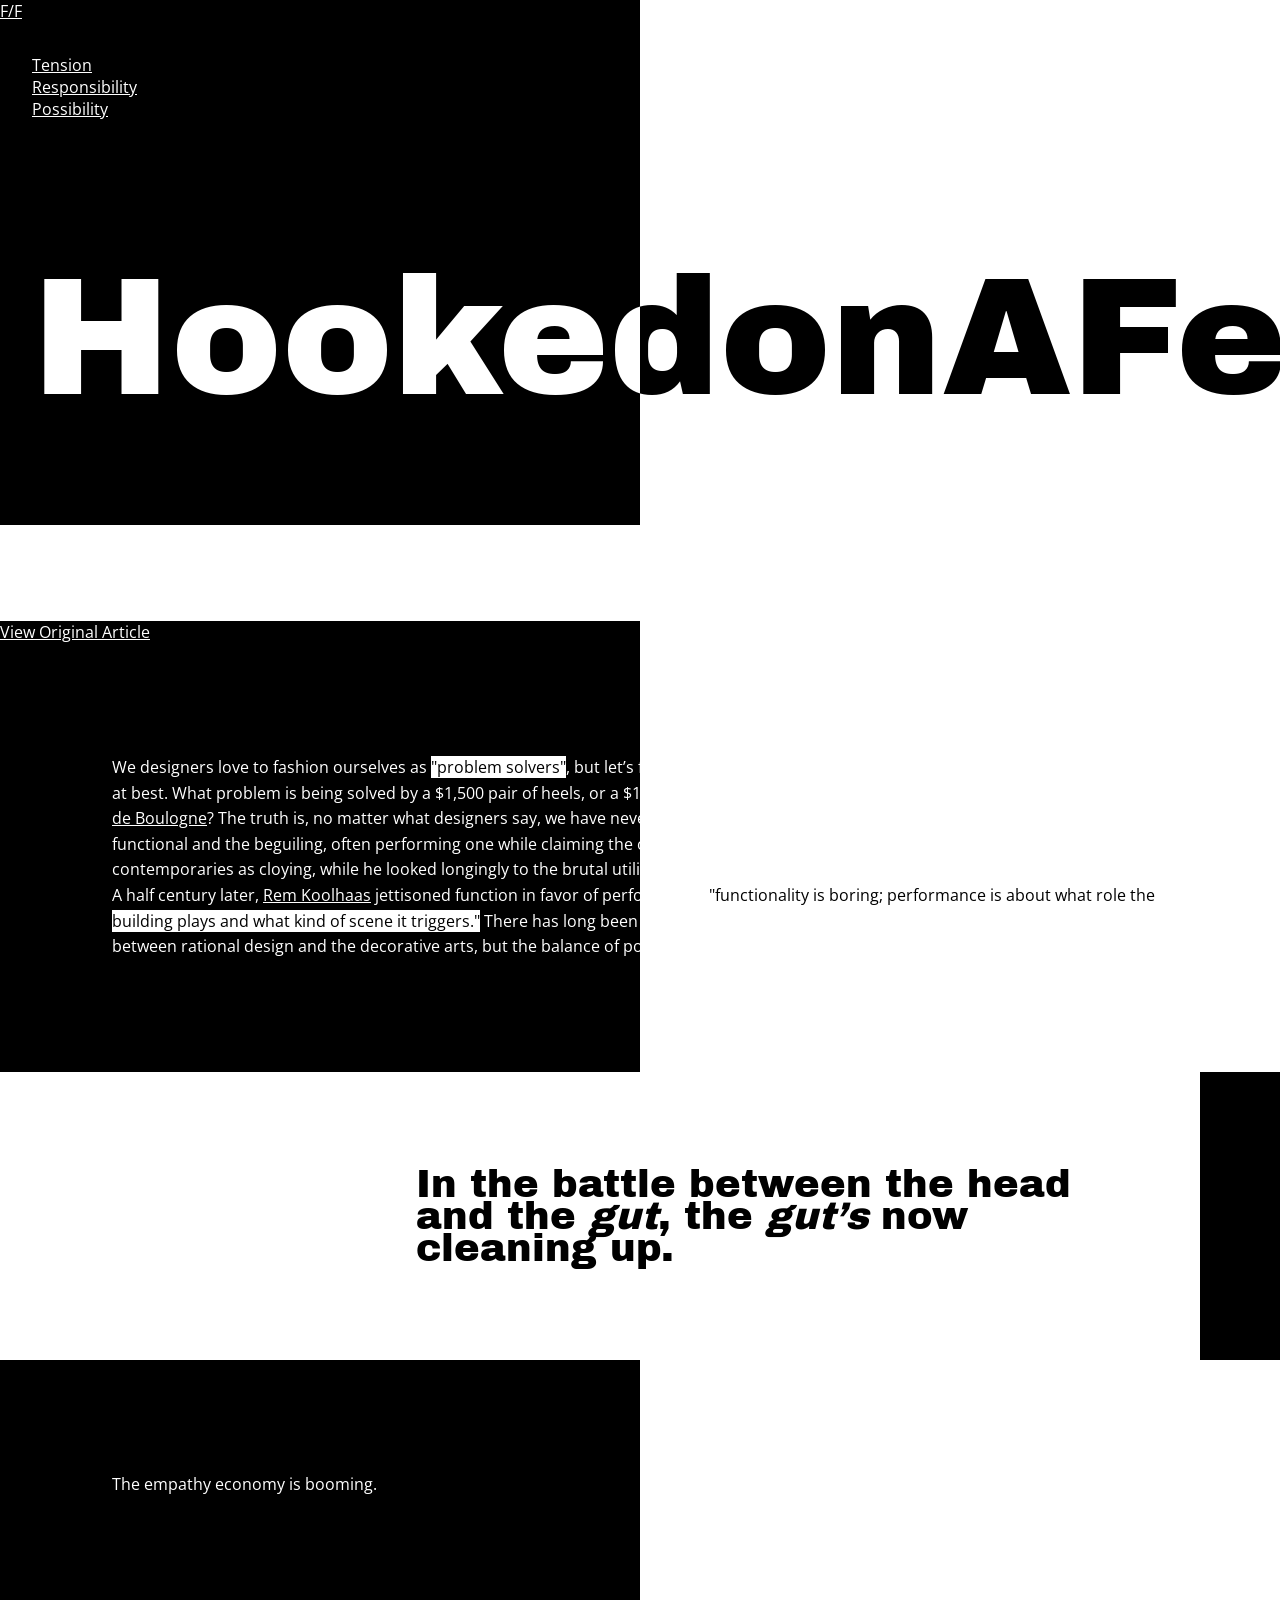
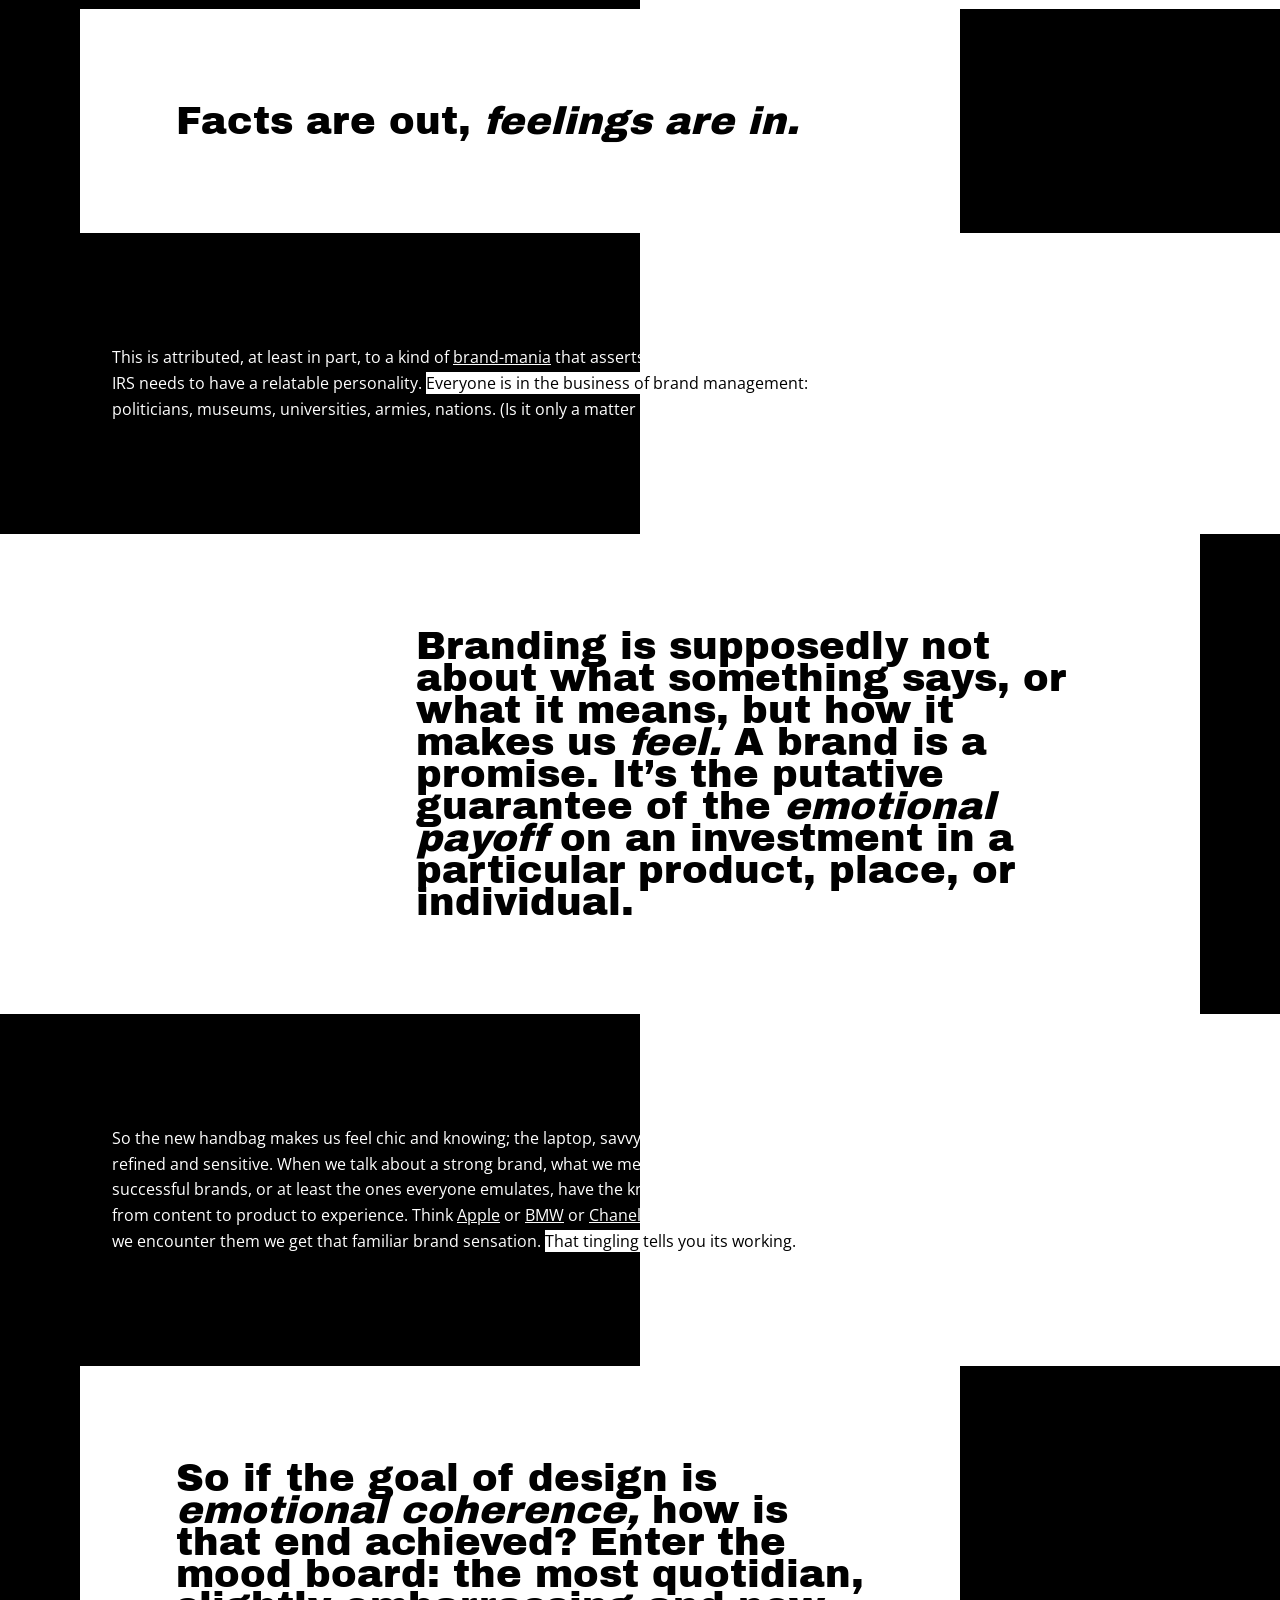
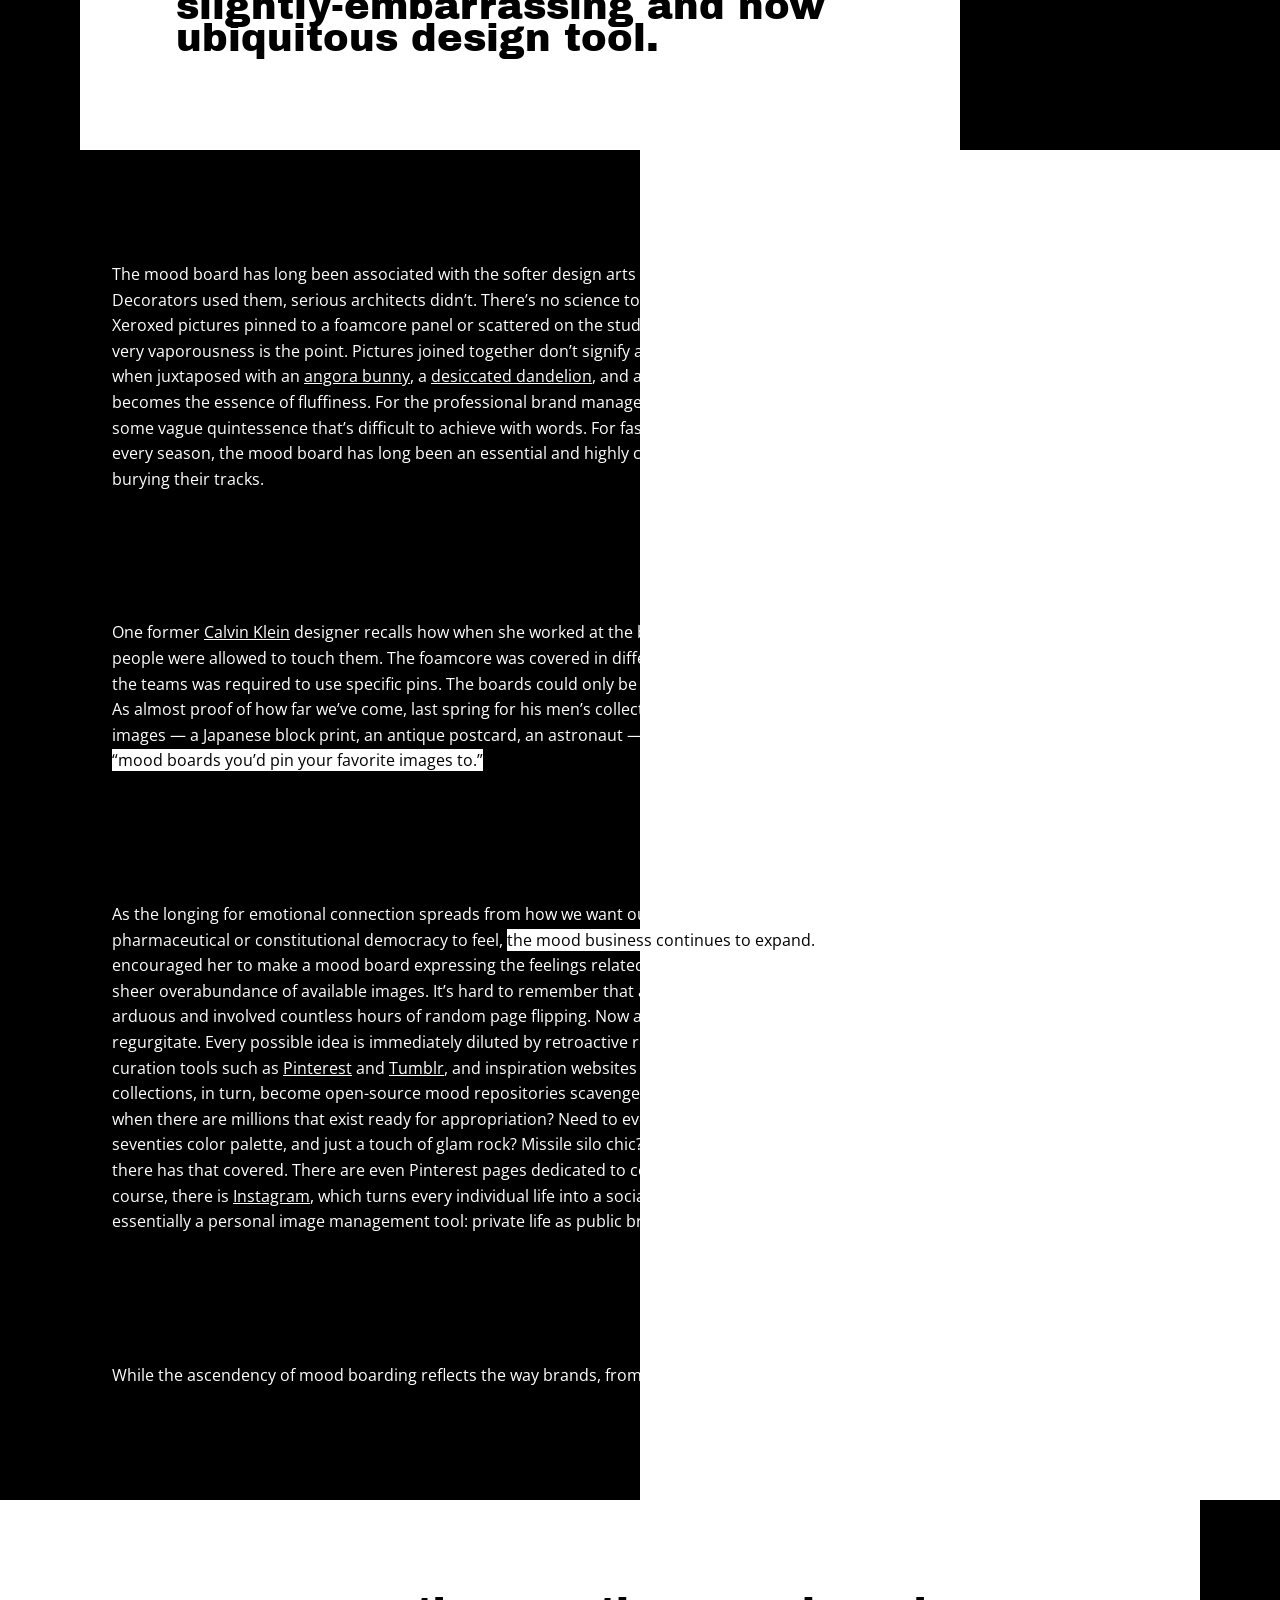
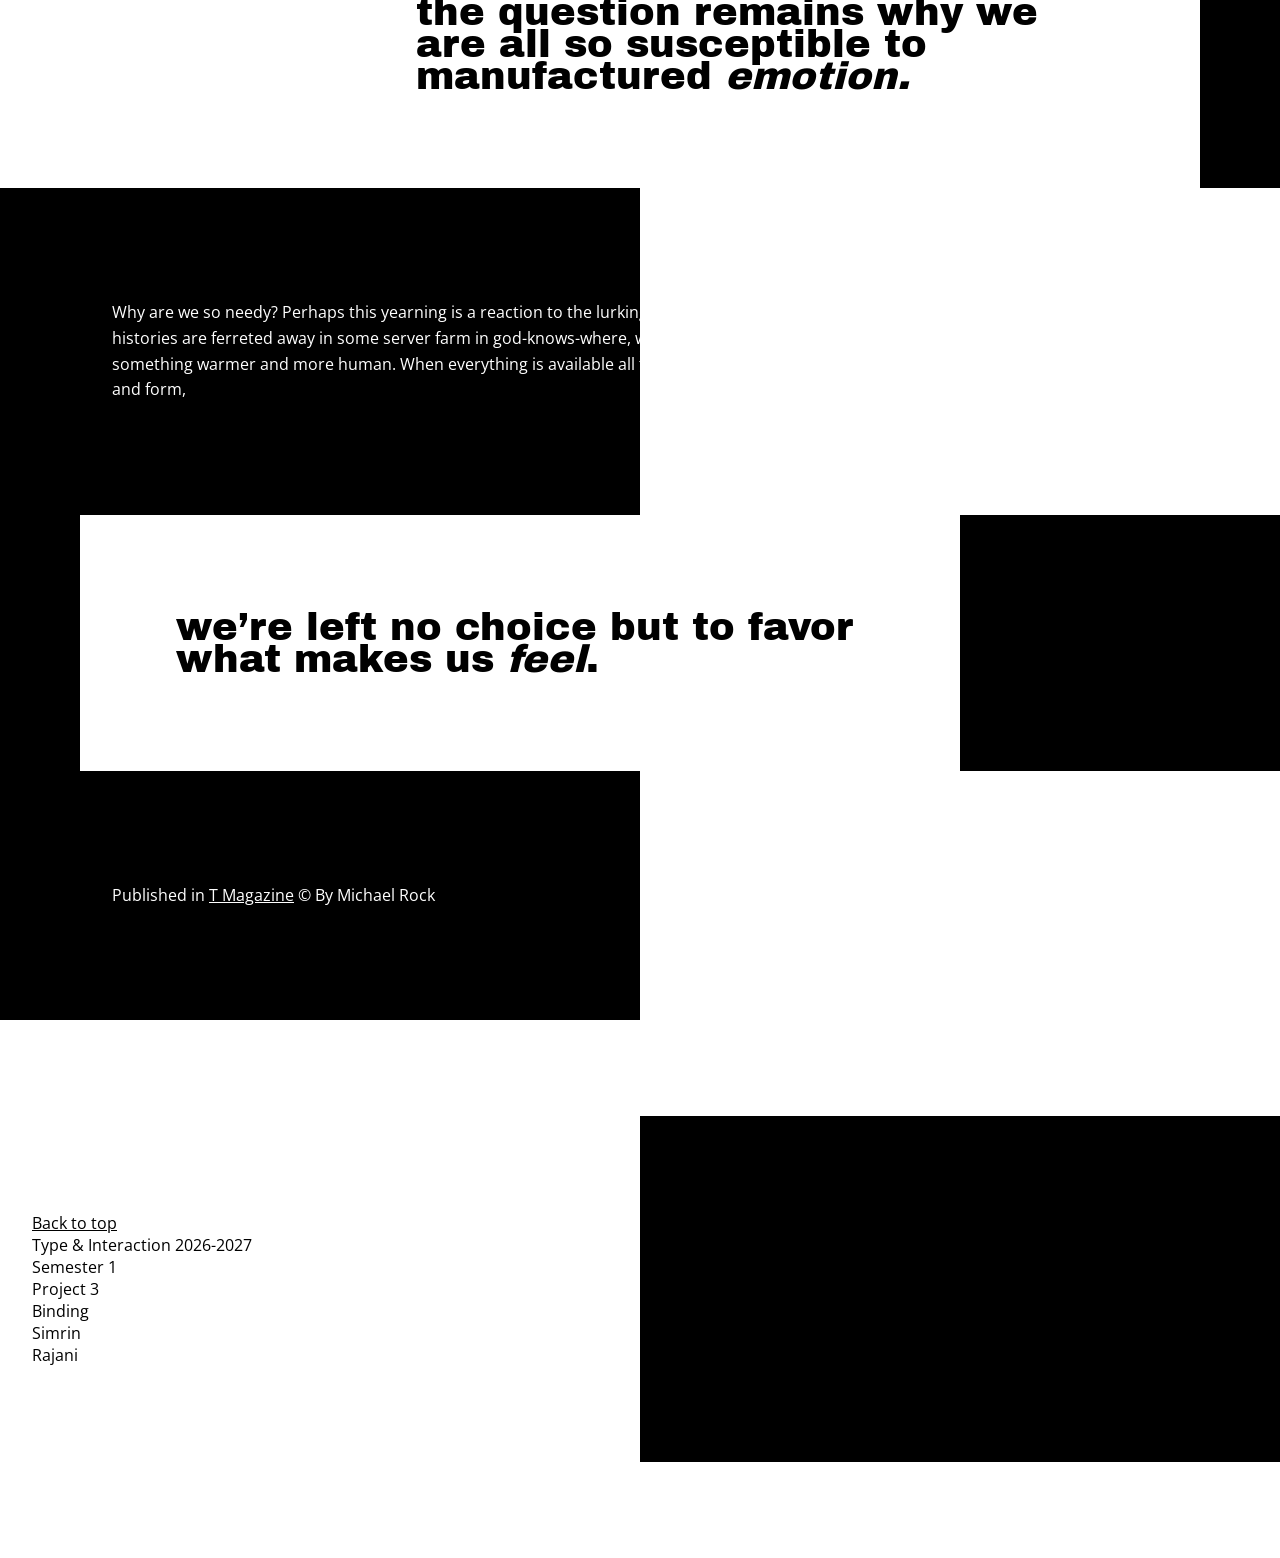
<file: article-1/index.html>
<!doctype html>
<html>
	<head>
		<title>HOOKED ON A FEELING</title>
		<meta name="viewport" content="width=device-width, initial-scale=1">
		<link href="https://fonts.googleapis.com/css2?family=Archivo+Black&family=Open+Sans:ital,wght@0,400..700;1,400..700&display=swap" rel="stylesheet">

		<style>
			@import '../styles/reset.css' layer(reset);
			@import '../styles/common.css' layer(common);
			@import 'style.css' layer(page);
		</style>
	</head>

	<body>
		<header>
			<header>
			<a href="../">F/F</a>

			<nav>
				<ul>
					<li><a href="../article-1/">Tension</a></li>
					<li><a href="../article-2/">Responsibility</a></li>
					<li><a href="../article-3/">Possibility</a></li>
				</ul>
			</nav>

			<h1><span>Hooked</span><span>on</span><span>A</span><span>Feeling</span></h1>
		</header>

		<main>
			<a href="https://2x4.org/ideas/2015/hooked-on-a-feeling/">View Original Article</a>

			<article>
				<p>We designers love to fashion ourselves as <mark>"problem solvers"</mark>, but let’s face it: the line between solving problems and creating them is blurry at best. What problem is being solved by a $1,500 pair of heels, or a $150,000 car, or a $150,000,000 architectural extravaganza in the <a href="https://en.wikipedia.org/wiki/Bois_de_Boulogne">Bois de Boulogne</a>? The truth is, no matter what designers say, we have never simply answered problems. The act of design vacillates between the functional and the beguiling, often performing one while claiming the other. <a href="https://www.metmuseum.org/research-centers/leonard-a-lauder-research-center/research-resources/modern-art-index-project/le-corbusier">Le Corbusier</a> dismissed the architecture of his beaux-arts contemporaries as cloying, while he looked longingly to the brutal utility of the grain elevators and factories devised by American engineers. A half century later, <a href="https://www.oma.com/partners/rem-koolhaas">Rem Koolhaas</a>  jettisoned function in favor of performance: <mark>"functionality is boring; performance is about what role the building plays and what kind of scene it triggers."</mark> There has long been an ideological divide between the utilitarian and the emotional, between rational design and the decorative arts, but the balance of power is shifting:</p>
				<blockquote>In the battle between the <b>head</b> and the <i>gut</i>, the <i>gut’s</i> now cleaning up.</blockquote>
				<p>The empathy economy is booming.</p><!--this is a p in between two blockquotes because i want the two to stand out but be seperated by some normal body text to break it up-->
				<blockquote>Facts are out,<i> feelings are in.</i></blockquote>
				<p>This is attributed, at least in part, to a kind of <a href="https://psyhologer.com/brand-mania/">brand-mania</a> that asserts that everything from your razor blade to your public library to the IRS needs to have a relatable personality. <mark>Everyone is in the business of brand management:</mark> artists, designers, businesses, celebrities, politicians, museums, universities, armies, nations. (Is it only a matter of time before we’re debating our intergalactic positioning?)</p>
				<blockquote>Branding is supposedly not about <b>what something says, or what it means,</b> but how it makes us <i>feel.</i> A brand is a promise. It’s the putative guarantee of the <i>emotional payoff</i> on an <b>investment in a particular product, place, or individual.</b></blockquote>
				<p>So the new handbag makes us feel chic and knowing; the laptop, savvy and contemporary; the vodka, suave and sophisticated; the museum, refined and sensitive. When we talk about a strong brand, what we mean is that it consistently delivers the emotion it promises. The most successful brands, or at least the ones everyone emulates, have the knack for using design to produce an emotional coherence that spans from content to product to experience. Think <a href="https://www.apple.com/">Apple</a> or <a href="https://www.bmwusa.com/">BMW</a> or <a href="https://www.chanel.com/us/">Chanel</a>. Not everything has to look alike, but it all has to feel alike. Whenever we encounter them we get that familiar brand sensation. <mark>That tingling tells you its working.</mark></p>
				<blockquote>So if the goal of design is <i>emotional coherence,</i> how is that end achieved? Enter the mood board: the most quotidian, slightly-embarrassing and now ubiquitous design tool.</blockquote>
				<p>The mood board has long been associated with the softer design arts — fashion, interiors, styling — that trade in allusion and affect. Decorators used them, serious architects didn’t. There’s no science to it, simply a collection of inspirations and influences: an array of Xeroxed pictures pinned to a foamcore panel or scattered on the studio floor, a cloud of references composed to evoke atmosphere. Their very vaporousness is the point. Pictures joined together don’t signify any one thing, but rather inchoate feelings. An image of a <a href="https://img.magnific.com/free-photo/little-kitten-sleeps-with-his-paws-his-head_181624-54313.jpg?semt=ais_hybrid&w=740&q=80">silky kitty,</a> when juxtaposed with an <a href="https://encrypted-tbn0.gstatic.com/images?q=tbn:ANd9GcS7r0HLiLlqSfbpzjcVVSx9QVfjyhqYHdcQ8z7F_h4Ks_GB66qYDH1wFIgWG0dFs8s5rVf5y2Fyu2xq6aY4Np7YfcdXHCuAS2HXevwvfw&s=10">angora bunny</a>, a <a href="https://www.gathermagazine.org/wp-content/uploads/2023/06/herbert-goetsch-SGKQh9wNgAk-unsplash1500.1000.jpg">desiccated dandelion</a>, and an <a href="https://encrypted-tbn0.gstatic.com/images?q=tbn:ANd9GcToP6oSNl_a2h5WNP-MaKWOClipJU44Bxvkh3Kx8VsSgfTSHmmLglW2eDEG&s=10">eskimo anorak</a>, is freed from the bonds of the corporeal and becomes the essence of fluffiness. For the professional brand manager the mood board attempts to render, in a handful of swiped images, some vague quintessence that’s difficult to achieve with words.
				For fashion designers who are required to pump out a new set of allusions every season, the mood board has long been an essential and highly confidential way to pinpoint explicit references before assiduously burying their tracks.</p>
				<p>One former <a href="https://www.calvinklein.us/en">Calvin Klein</a> designer recalls how when she worked at the brand in the 00’s, the mood boards were sacrosanct. Only certain people were allowed to touch them. The foamcore was covered in different materials — linen for one collection, cotton for another — and the teams was required to use specific pins. The boards could only be carried one at a time, never stacked, lest the surface was disturbed. As almost proof of how far we’ve come, last spring for his men’s collection, <a href="https://rafsimons.com/">Raf Simons</a> came right out and superimposed his reference images — a Japanese block print, an antique postcard, an astronaut — directly onto coats and jackets. He likened pieces in the collection to <mark>“mood boards you’d pin your favorite images to.”</mark></p>
				<p>As the longing for emotional connection spreads from how we want our clothes or living room to feel, to how we want our minivan or pharmaceutical or constitutional democracy to feel, <mark>the mood business continues to expand.</mark> (A friend recently told me her therapist encouraged her to make a mood board expressing the feelings related to her recent divorce.) This expansion is fueled, in large part, by the sheer overabundance of available images. It’s hard to remember that a couple of decades ago, finding pictures of things was actually quite arduous and involved countless hours of random page flipping. Now a few seconds of furious key-stroking produces endless examples to regurgitate. Every possible idea is immediately diluted by retroactive references. That glut of images is constantly resifted through personal curation tools such as <a href="https://www.pinterest.com/">Pinterest</a> and <a href="https://www.tumblr.com/">Tumblr</a>, and inspiration websites such as <a href="https://www.designspiration.com/source/ffffound.com/">ffffound.com</a> or <a href="https://vfiles.com/">vfiles.com</a>. Such hyper-individualistic online collections, in turn, become open-source mood repositories scavenged by branding professionals. Why assemble collections of your own when there are millions that exist ready for appropriation? Need to evoke cozy softness with a vaguely synthetic overtone, an early seventies color palette, and just a touch of glam rock? Missile silo chic? Mid-century Crimean beach culture? I can guarantee someone out there has that covered. There are even Pinterest pages dedicated to collecting other mood boards: collections of collections. And then, of course, there is <a href="https://www.instagram.com/?hl=en">Instagram</a>, which turns every individual life into a social network mood board. The carefully curated Instagram account is essentially a personal image management tool: private life as public brand.</p>
				<p>While the ascendency of mood boarding reflects the way brands, from commercial products to people, are imagined at this moment,</p>
				<blockquote >the question remains why we are all so susceptible to <b>manufactured</b> <i>emotion.</i></blockquote>
				<p>Why are we so needy? Perhaps this yearning is a reaction to the lurking presence of <a href="https://www.oracle.com/big-data/what-is-big-data/">Big Data</a>. As vast files of meta-data and personal search histories are ferreted away in some server farm in god-knows-where, we crave the kind of anodyne, gauzy experiences that at least promise something warmer and more human. When everything is available all the time and we’re inundated with information in every way, shape and form,</p>
				<blockquote>we’re left no choice but to favor what makes us <i>feel</i>.</blockquote>
				<p>Published in <a href="https://www.nytimes.com/2015/10/14/t-magazine/human-emotion-the-one-thing-the-internet-cant-buy.html?_r=1">T Magazine</a> © By Michael Rock</p>
			</article>

		<footer>
			<a href="#top">Back to top</a>
			<p>Type &amp; Interaction 2026-2027<br>Semester 1<br>Project 3<br>Binding</p>
			<p>Simrin<br>Rajani</p>
		</footer>
		</main>
	</body>
</html>
</file>
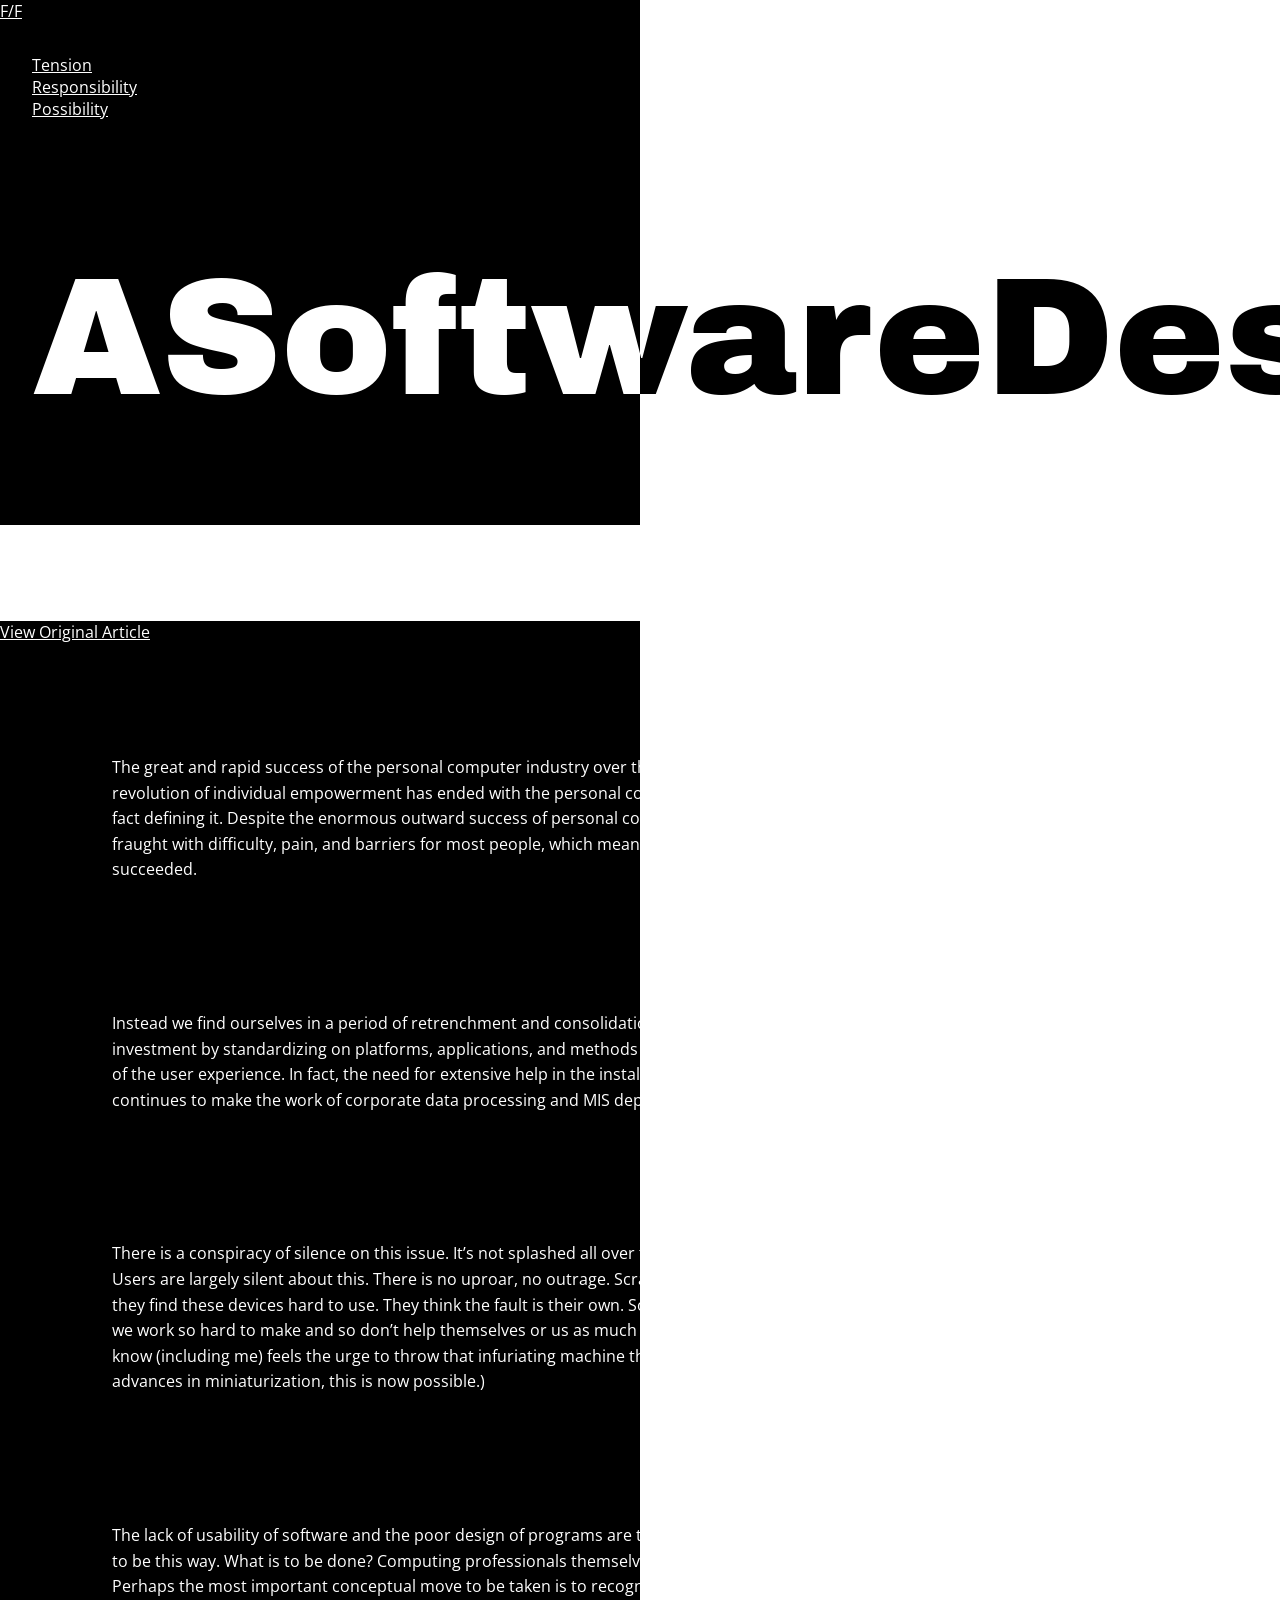
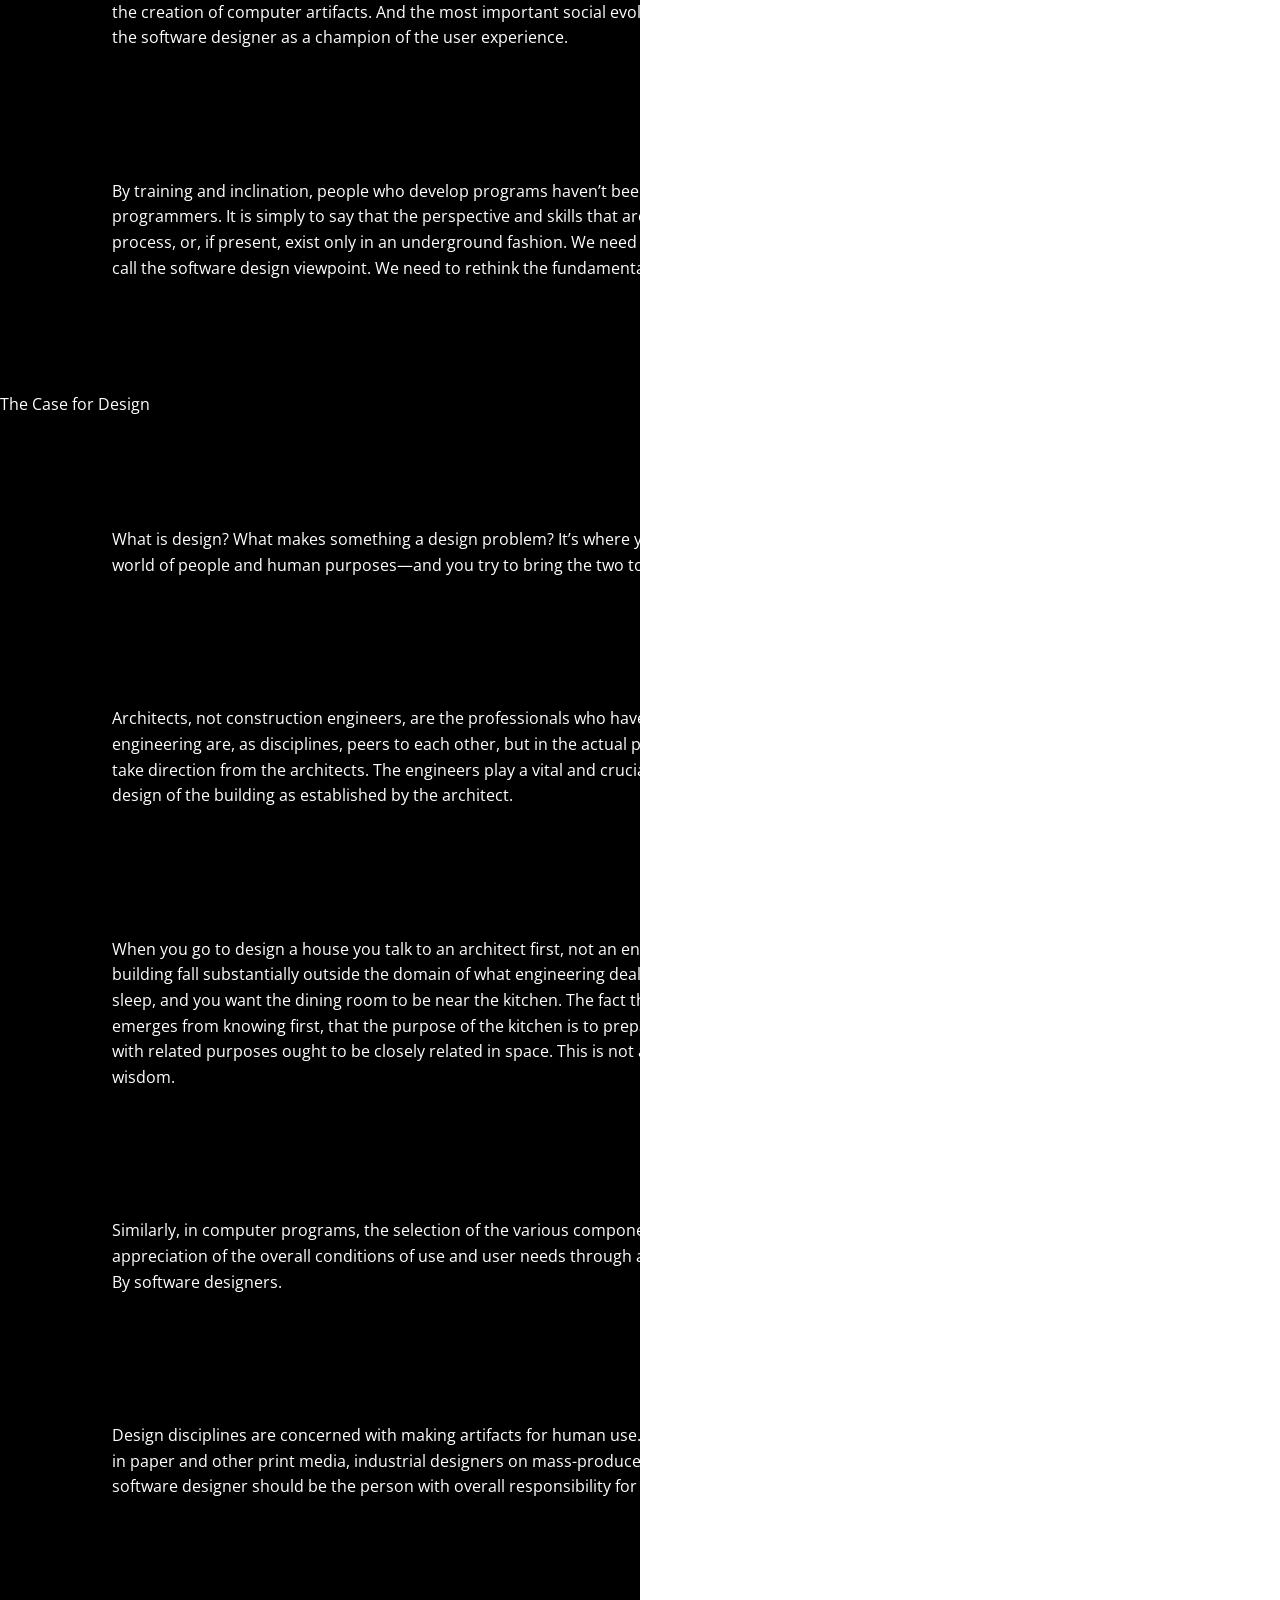
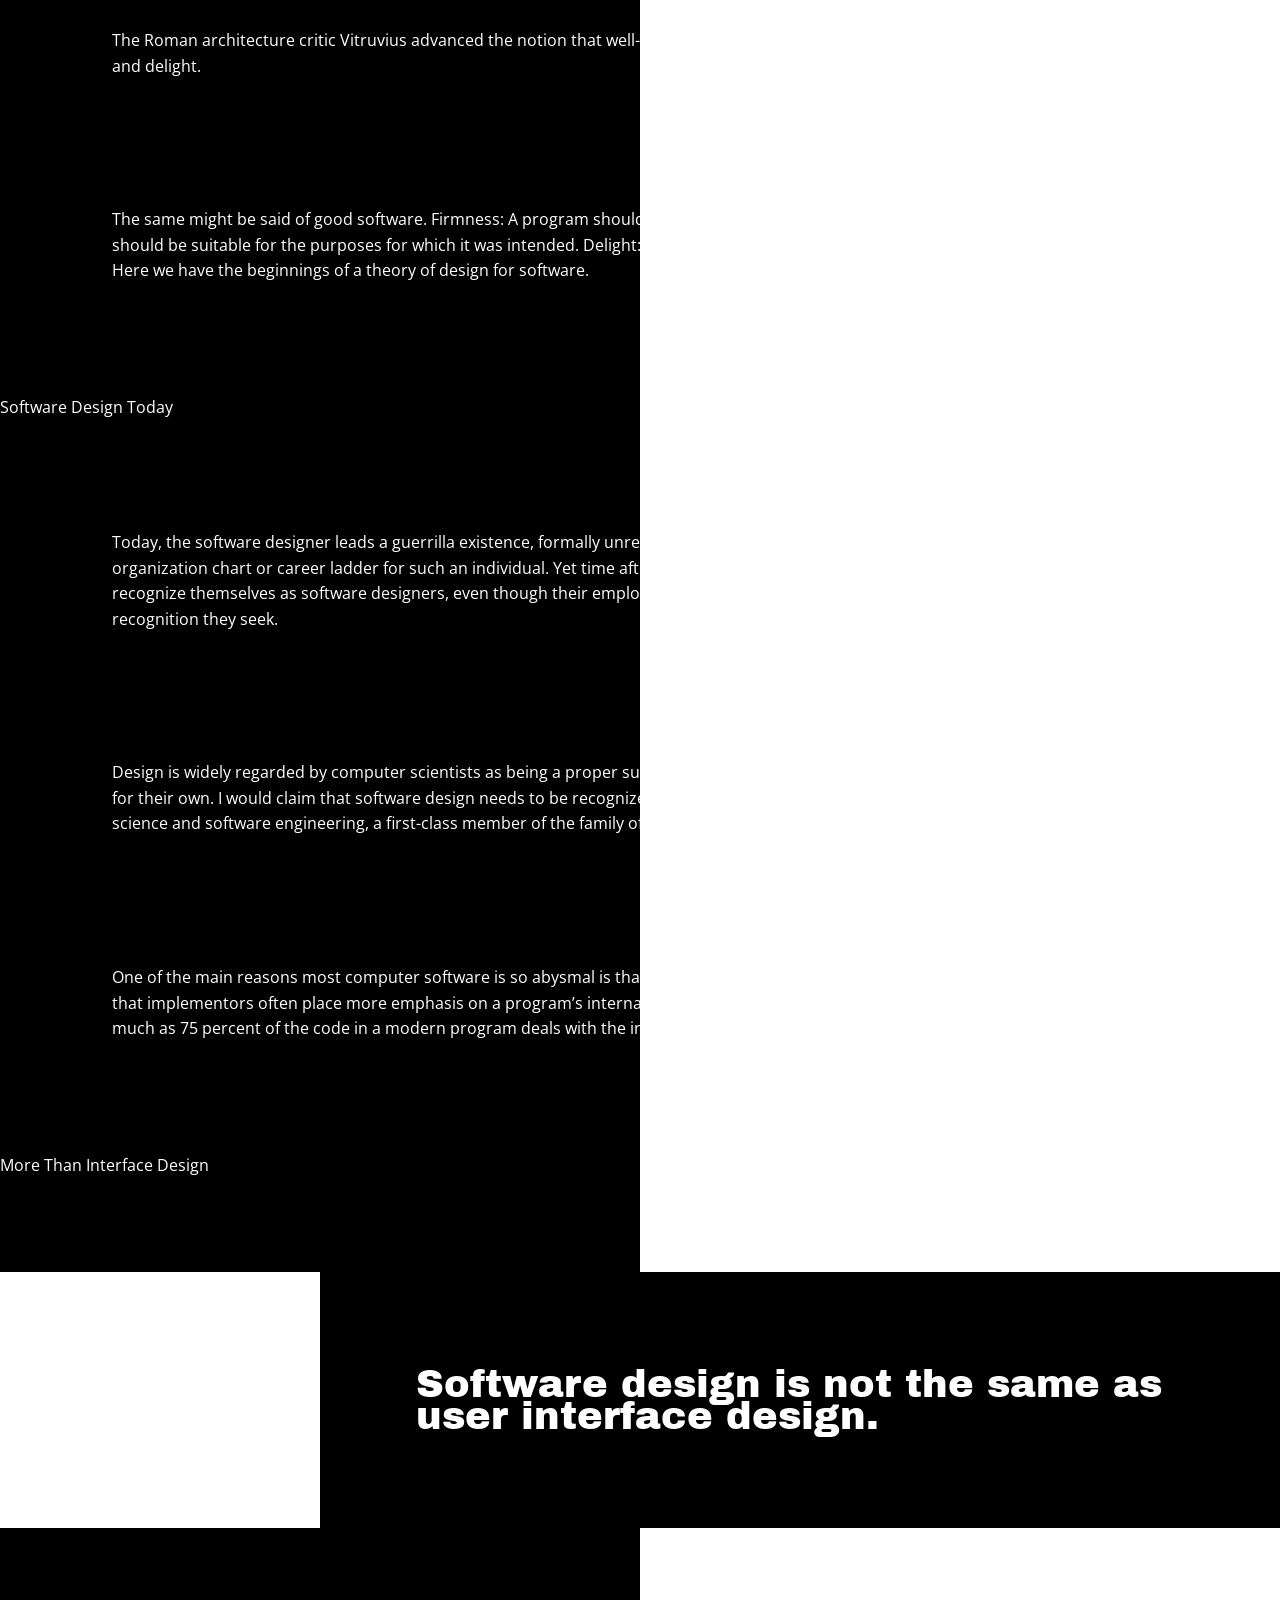
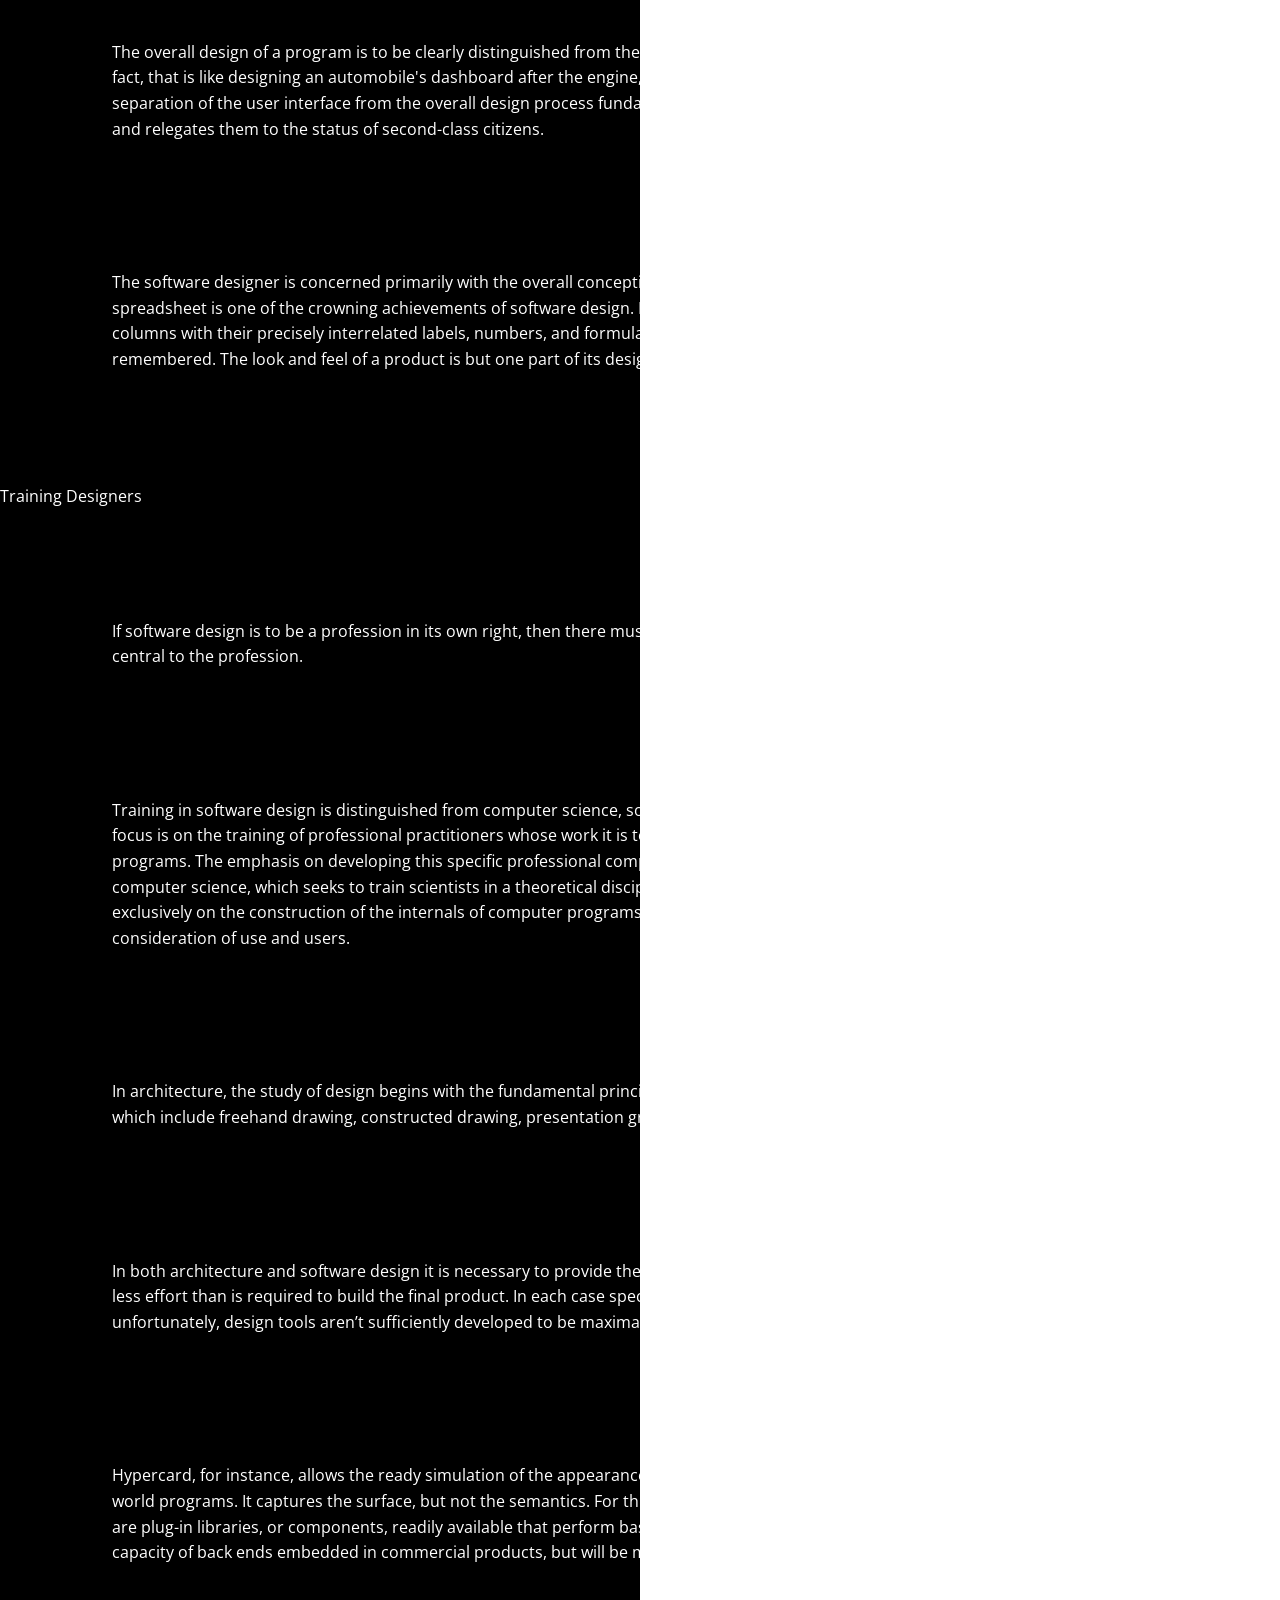
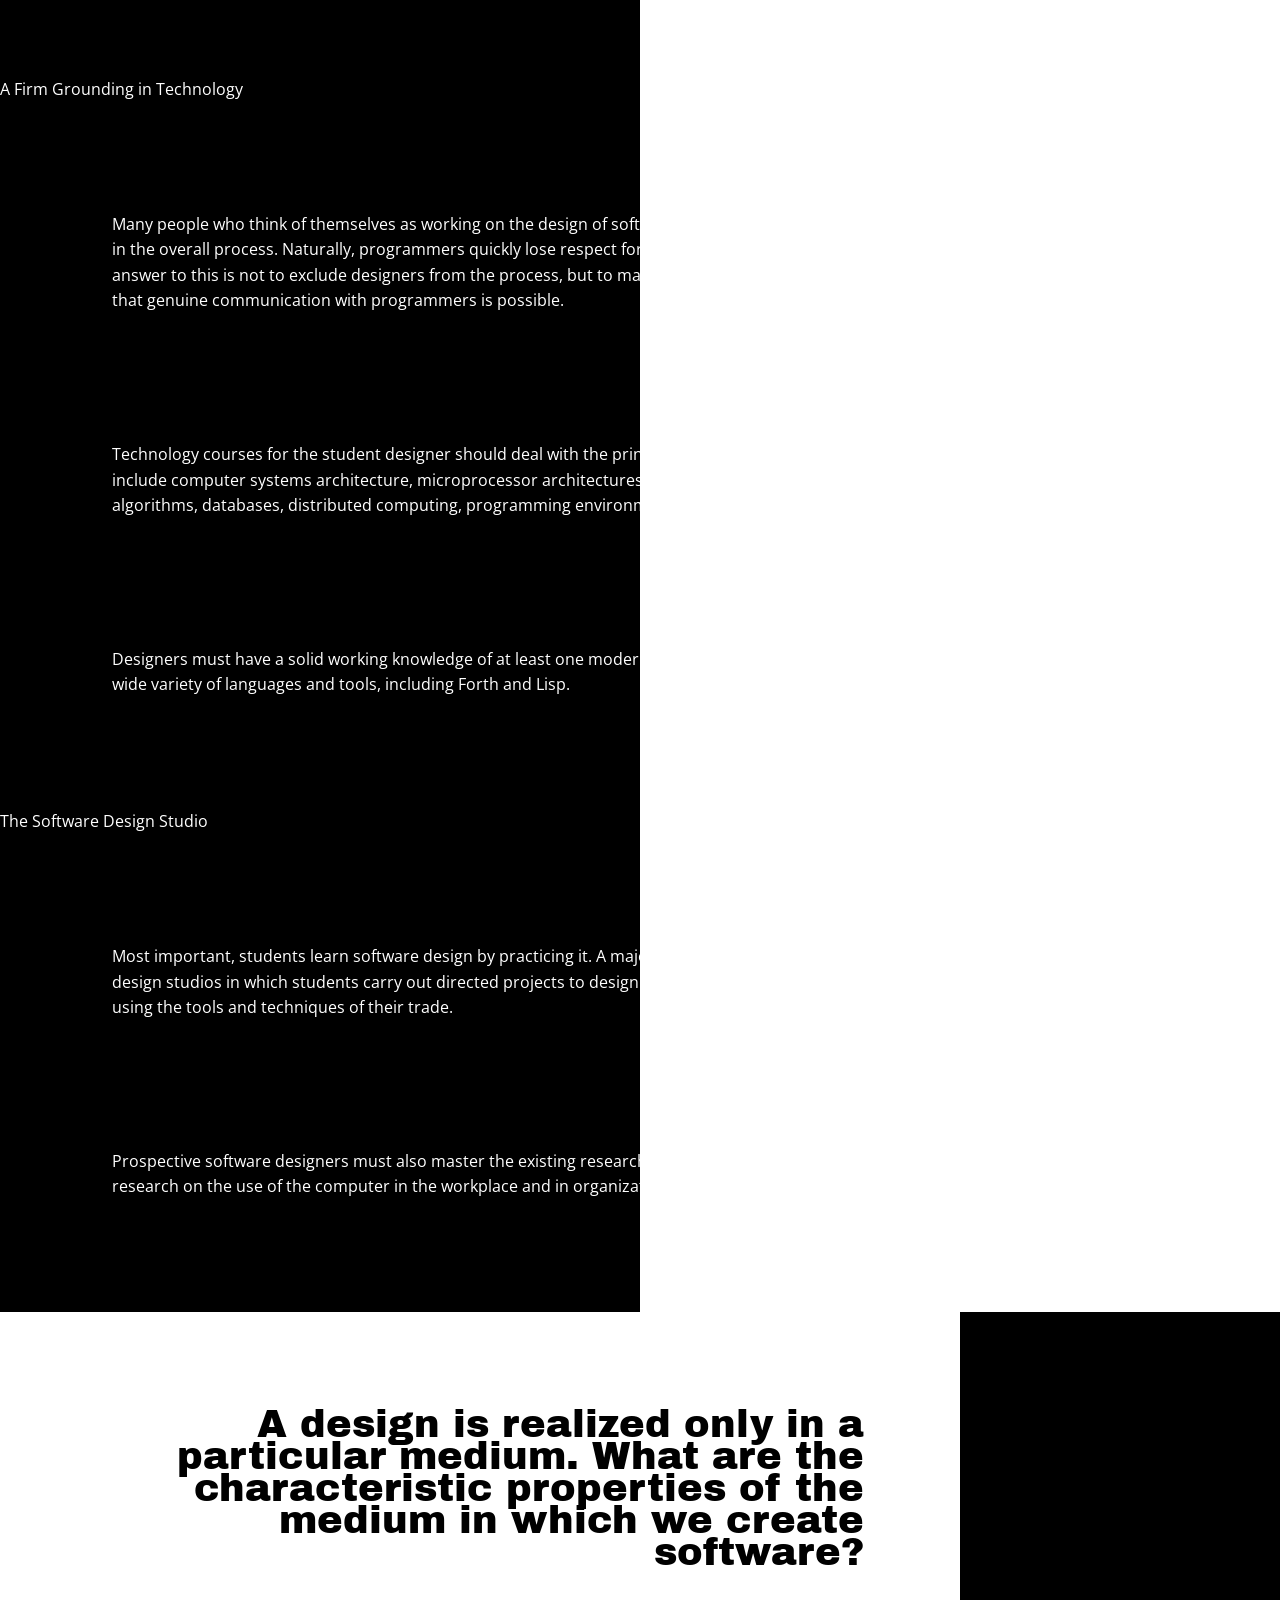
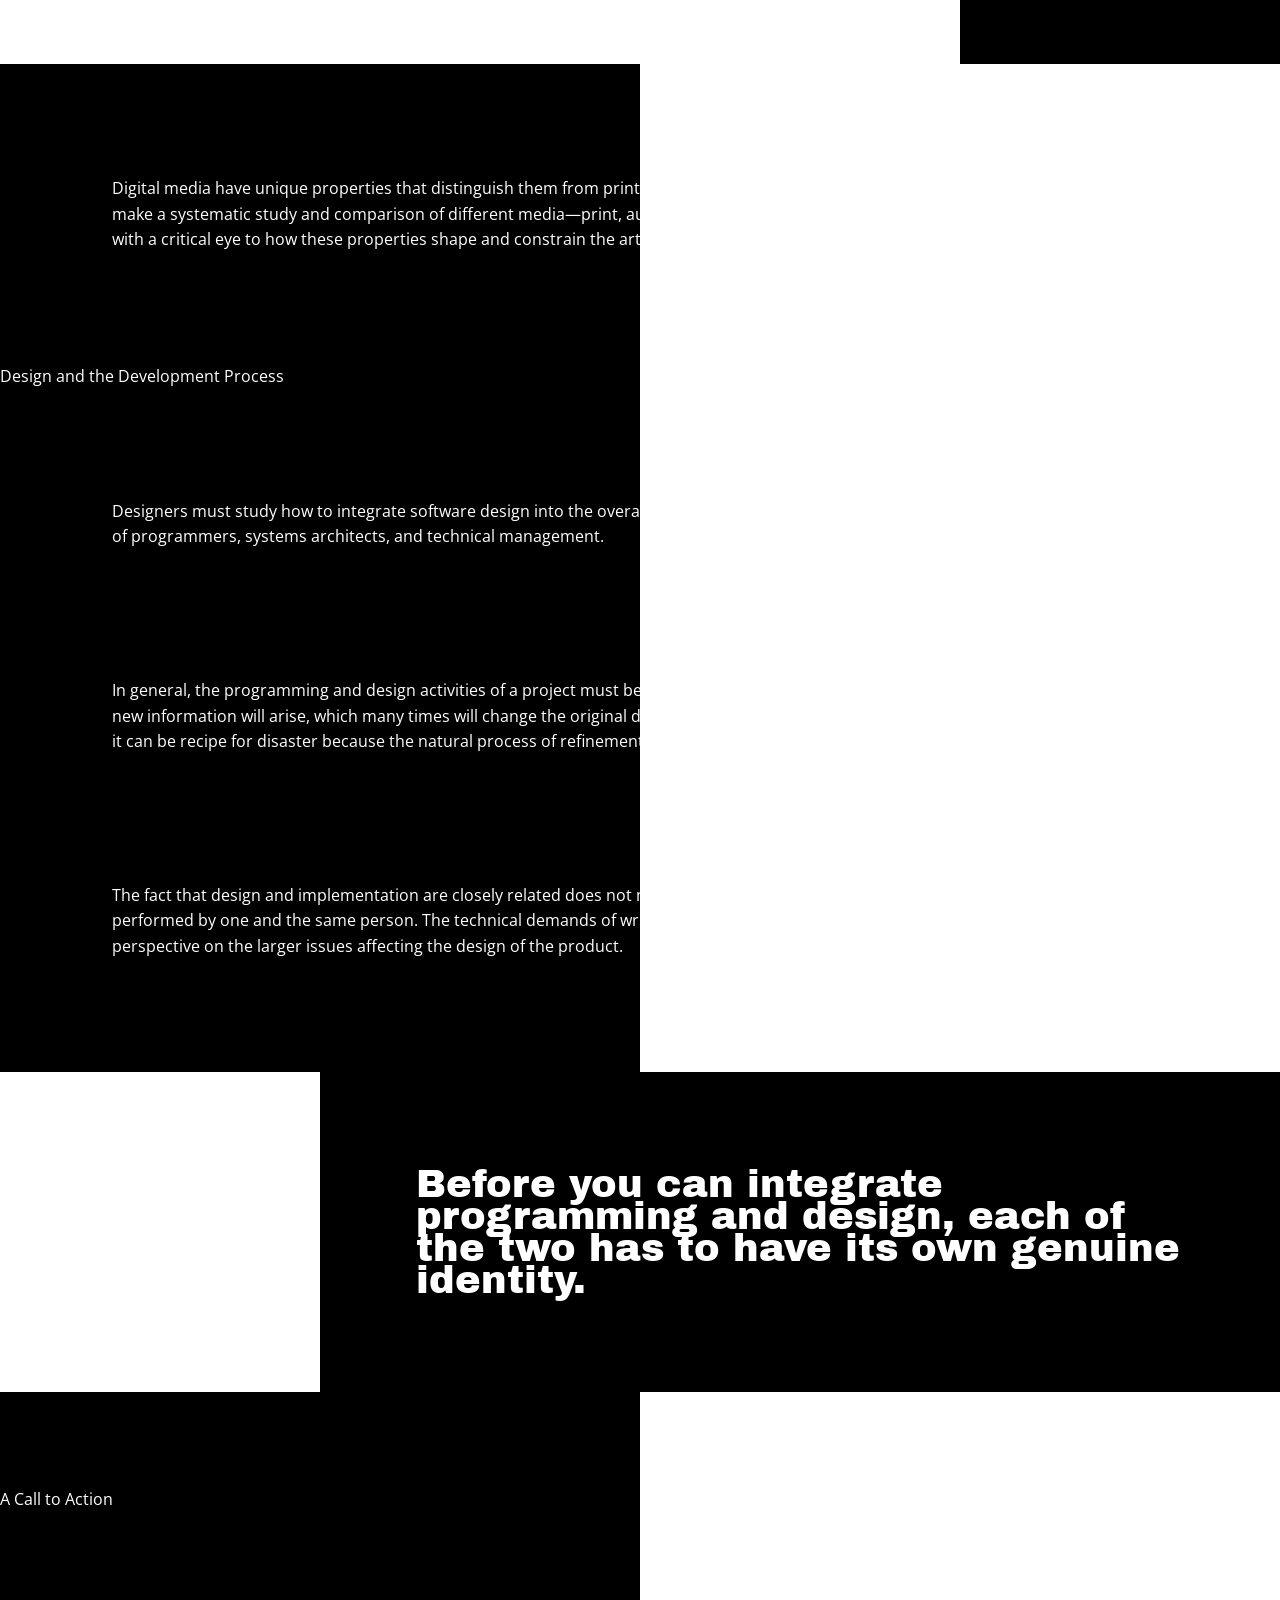
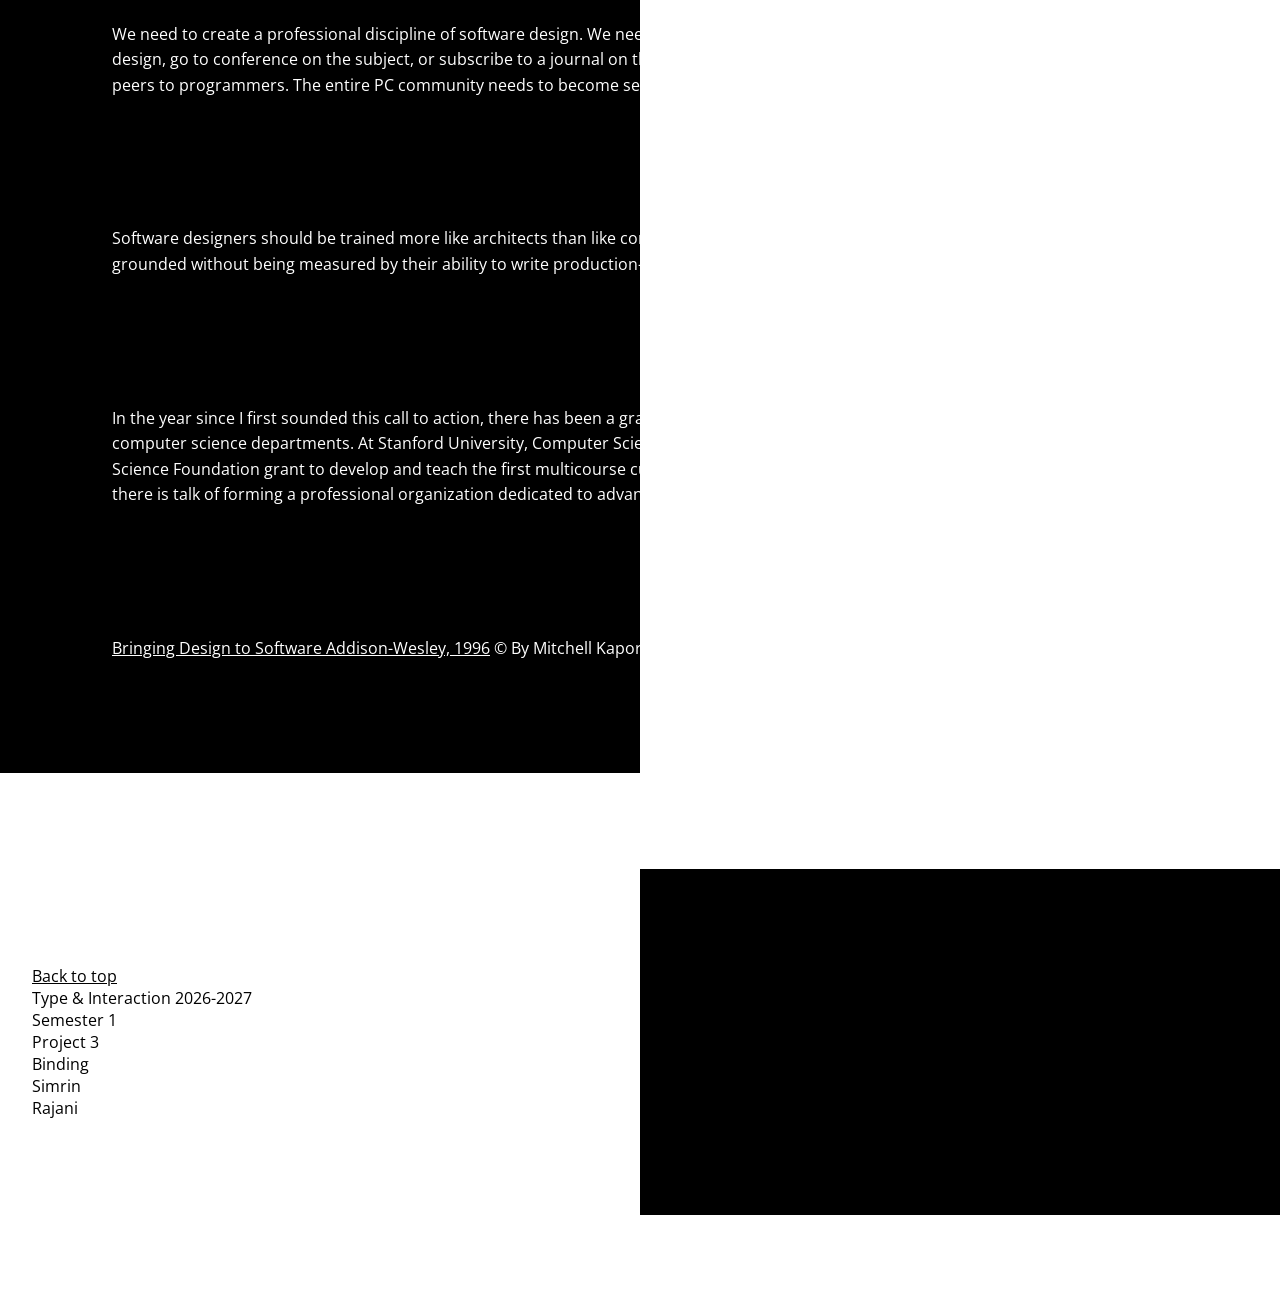
<file: article-2/index.html>
<!doctype html>
<html>
	<head>
		<title>A SOFTWARE DESIGN MANIFESTO</title>
		<meta name="viewport" content="width=device-width, initial-scale=1">
		<link href="https://fonts.googleapis.com/css2?family=Archivo+Black&family=Open+Sans:ital,wght@0,400..700;1,400..700&display=swap" rel="stylesheet">

		<style>
			@import '../styles/reset.css' layer(reset);
			@import '../styles/common.css' layer(common);
			@import 'style.css' layer(page);
		</style>
	</head>

	<body>
		<header>
			<header>
			<a href="../">F/F</a>

			<nav>
				<ul>
					<li><a href="../article-1/">Tension</a></li>
					<li><a href="../article-2/">Responsibility</a></li>
					<li><a href="../article-3/">Possibility</a></li>
				</ul>
			</nav>

			<h1><span>A</span><span>Software</span><span>Design</span><span>Manifesto</span></h1>
		</header>

		<main>
			<a href="https://jacobfilipp.com/DrDobbs/articles/DDJ/1991/9101/9101c/9101c.htm">View Original Article</a>

			<article>
				<p>The great and rapid success of the personal computer industry over the past decade is not without its unexpected ironies. What began as a revolution of individual empowerment has ended with the personal computer industry not only joining the computing mainstream, but in fact defining it. Despite the enormous outward success of personal computers, the daily experience of using computers far too often is still fraught with difficulty, pain, and barriers for most people, which means that the revolution, measured by its original goals, has not as yet succeeded.</p>
				<p>Instead we find ourselves in a period of retrenchment and consolidation in which corporations seek to rationalize their computing investment by standardizing on platforms, applications, and methods of connectivity, rather than striving for a fundamental simplification of the user experience. In fact, the need for extensive help in the installation, configuration, and routine maintenance of system functions continues to make the work of corporate data processing and MIS departments highly meaningful. But no one is speaking for the poor user.</p>
				<p>There is a conspiracy of silence on this issue. It’s not splashed all over the front pages of the industry trade press, but we all know it’s true. Users are largely silent about this. There is no uproar, no outrage. Scratch the surface and you’ll find that people are embarrassed to say they find these devices hard to use. They think the fault is their own. So users learn a bare minimum to get by. They underuse the products we work so hard to make and so don’t help themselves or us as much as we would like. They’re afraid to try anything else. In sum, everyone I know (including me) feels the urge to throw that infuriating machine through the window at least once a week. (And now, thanks to recent advances in miniaturization, this is now possible.)</p>
				<p>The lack of usability of software and the poor design of programs are the secret shame of the industry. Given a choice, no one would want it to be this way. What is to be done? Computing professionals themselves should take responsibility for creating a positive user experience. Perhaps the most important conceptual move to be taken is to recognize the critical role of design, as a counterpart to programming, in the creation of computer artifacts. And the most important social evolution within the computing professions would be to create a role for the software designer as a champion of the user experience.</p>
				<p>By training and inclination, people who develop programs haven’t been oriented to design issues. This is not to fault the vital work of programmers. It is simply to say that the perspective and skills that are critical to good design are typically absent from the development process, or, if present, exist only in an underground fashion. We need to take a fresh look at the entire process of creating software—what I call the software design viewpoint. We need to rethink the fundamentals of how software is made.</p>
				<h2>The Case for Design</h2>
				<p>What is design? What makes something a design problem? It’s where you stand with a foot in two worlds—the world of technology and the world of people and human purposes—and you try to bring the two together. Consider an example.</p>
				<p>Architects, not construction engineers, are the professionals who have overall responsibility for creating buildings. Architecture and engineering are, as disciplines, peers to each other, but in the actual process of designing and implementing the building, the engineers take direction from the architects. The engineers play a vital and crucial role in the process, but they take their essential direction from the design of the building as established by the architect.</p>
				<p>When you go to design a house you talk to an architect first, not an engineer. Why is this? Because the criteria for what makes a good building fall substantially outside the domain of what engineering deals with. You want the bedrooms where it will be quiet so people can sleep, and you want the dining room to be near the kitchen. The fact that the kitchen and dining room should be proximate to each other emerges from knowing first, that the purpose of the kitchen is to prepare food and the dining room to consume it, and second, that rooms with related purposes ought to be closely related in space. This is not a fact, nor a technical item of knowledge, but a piece of design wisdom.</p>
				<p>Similarly, in computer programs, the selection of the various components and elements of the application must be driven by an appreciation of the overall conditions of use and user needs through a process of intelligent and conscious design. How is this to be done? By software designers.</p>
				<p>Design disciplines are concerned with making artifacts for human use. Architects work in the medium of buildings, graphic designers work in paper and other print media, industrial designers on mass-produced manufactured goods, and software designers on software. The software designer should be the person with overall responsibility for the conception and realization of the program.</p>
				<p>The Roman architecture critic Vitruvius advanced the notion that well-designed buildings were those which exhibited firmness, commodity, and delight.</p>
				<p>The same might be said of good software. Firmness: A program should not have any bugs that inhibit its function. Commodity: A program should be suitable for the purposes for which it was intended. Delight: The experience of using the program should be pleasurable one. Here we have the beginnings of a theory of design for software.</p>
				<h2>Software Design Today</h2>
				<p>Today, the software designer leads a guerrilla existence, formally unrecognized and often unappreciated. There’s no spot on the corporate organization chart or career ladder for such an individual. Yet time after time I’ve found people in software development companies who recognize themselves as software designers, even though their employers and colleagues don’t yet accord them the professional recognition they seek.</p>
				<p>Design is widely regarded by computer scientists as being a proper subpart of computer science itself. Also, engineers would claim design for their own. I would claim that software design needs to be recognized as a profession in its own right, a disciplinary peer to computer science and software engineering, a first-class member of the family of computing disciplines.</p>
				<p>One of the main reasons most computer software is so abysmal is that it’s not designed at all, but merely engineered. Another reason is that implementors often place more emphasis on a program’s internal construction than on its external design, despite the fact that as much as 75 percent of the code in a modern program deals with the interface to the user.</p>
				<h2>More Than Interface Design</h2>
				<blockquote>Software design is not the same as user interface design.</blockquote>
				<p>The overall design of a program is to be clearly distinguished from the design of its user interface. If a user interface is designed after the fact, that is like designing an automobile's dashboard after the engine, chassis, and all other components and functions are specified. The separation of the user interface from the overall design process fundamentally disenfranchises designers at the expense of programmers and relegates them to the status of second-class citizens.</p>
				<p>The software designer is concerned primarily with the overall conception of the product. Dan Bricklin’s invention of the electronic spreadsheet is one of the crowning achievements of software design. It is the metaphor of the spreadsheet itself, its tableau of rows and columns with their precisely interrelated labels, numbers, and formulas—rather than the user interface of VisiCalc—for which he will be remembered. The look and feel of a product is but one part of its design.</p>
				<h2>Training Designers</h2>
				<p>If software design is to be a profession in its own right, then there must be professional training that develops the consciousness and skills central to the profession.</p>
				<p>Training in software design is distinguished from computer science, software engineering, and computer programming, in that its principal focus is on the training of professional practitioners whose work it is to create usable computer-based artifacts—that is, software programs. The emphasis on developing this specific professional competency distinguishes software design on the one hand from computer science, which seeks to train scientists in a theoretical discipline, and on the other, from engineering, which focuses almost exclusively on the construction of the internals of computer programs and which, from the design point of view, gives short shrift to consideration of use and users.</p>
				<p>In architecture, the study of design begins with the fundamental principles and techniques of architectural representation and composition, which include freehand drawing, constructed drawing, presentation graphics, and visual composition and analysis.</p>
				<p>In both architecture and software design it is necessary to provide the professional practitioner with a way to model the final result with far less effort than is required to build the final product. In each case specialized tools and techniques are used. In software design, unfortunately, design tools aren’t sufficiently developed to be maximally useful.</p>
				<p>Hypercard, for instance, allows the ready simulation of the appearance of a program, but is not effective at modeling the behavior of real-world programs. It captures the surface, but not the semantics. For this, object-oriented approaches will do better, especially when there are plug-in libraries, or components, readily available that perform basic back-end functions. These might not have the performance or capacity of back ends embedded in commercial products, but will be more than adequate for prototyping purposes.</p>
				<h2>A Firm Grounding in Technology</h2>
				<p>Many people who think of themselves as working on the design of software simply lack the technical grounding to be an effective participant in the overall process. Naturally, programmers quickly lose respect for people who fail to understand fundamental technical issues. The answer to this is not to exclude designers from the process, but to make sure that they have a sound mastery of technical fundamentals, so that genuine communication with programmers is possible.</p>
				<p>Technology courses for the student designer should deal with the principles and methods of computer program construction. Topics would include computer systems architecture, microprocessor architectures, operating systems, network communications, data structures and algorithms, databases, distributed computing, programming environments, and object-oriented development methodologies.</p>
				<p>Designers must have a solid working knowledge of at least one modern programming language (C or Pascal) in addition to exposure to a wide variety of languages and tools, including Forth and Lisp.</p>
				<h2>The Software Design Studio</h2>
				<p>Most important, students learn software design by practicing it. A major component of the professional training, therefore, would consist of design studios in which students carry out directed projects to design parts of actual programs, whole programs, and groups of programs using the tools and techniques of their trade.</p>
				<p>Prospective software designers must also master the existing research in the field of human–computer interaction and social science research on the use of the computer in the workplace and in organizations.</p>
				<blockquote>A design is realized only in a particular medium. What are the characteristic properties of the medium in which we create software?</blockquote>
				<p>Digital media have unique properties that distinguish them from print-based and electronic predecessors. Software designers need to make a systematic study and comparison of different media—print, audiovisual, and digital—examining their properties and affordances with a critical eye to how these properties shape and constrain the artifacts realized in them.</p>
				<h2>Design and the Development Process</h2>
				<p>Designers must study how to integrate software design into the overall software development process—in actual field conditions of teams of programmers, systems architects, and technical management.</p>
				<p>In general, the programming and design activities of a project must be closely interrelated. During the course of implementing a design, new information will arise, which many times will change the original design. If design and implementation are in watertight compartments, it can be recipe for disaster because the natural process of refinement and change is prevented.</p>
				<p>The fact that design and implementation are closely related does not mean that they are identical—even if the two tasks are sometimes performed by one and the same person. The technical demands of writing the code are often so strenuous that the programmer can lose perspective on the larger issues affecting the design of the product.</p>
				<blockquote>Before you can integrate programming and design, each of the two has to have its own genuine identity.</blockquote>
				<h2>A Call to Action</h2>
				<p>We need to create a professional discipline of software design. We need our own community. Today you can’t get a degree in software design, go to conference on the subject, or subscribe to a journal on the topic. Designers need to be brought onto development teams as peers to programmers. The entire PC community needs to become sensitized to issues of design.</p>
				<p>Software designers should be trained more like architects than like computer scientists. Software designers should be technically very well grounded without being measured by their ability to write production-quality code.</p>
				<p>In the year since I first sounded this call to action, there has been a gratifying response from the computing industry and academic computer science departments. At Stanford University, Computer Science Professor Terry Winograd has been awarded a major National Science Foundation grant to develop and teach the first multicourse curriculum in software design. And in Silicon Valley and elsewhere there is talk of forming a professional organization dedicated to advancing the interests of software design.</p>


				<p><a href="https://web.archive.org/web/20261007115917/https://hci.stanford.edu/publications/bds/1-kapor.html">Bringing Design to Software Addison-Wesley, 1996</a> © By Mitchell Kapor</p>
			</article>

		<footer>
			<a href="#top">Back to top</a>
			<p>Type &amp; Interaction 2026-2027<br>Semester 1<br>Project 3<br>Binding</p>
			<p>Simrin<br>Rajani</p>
		</footer>
		</main>
	</body>
</html>
</file>
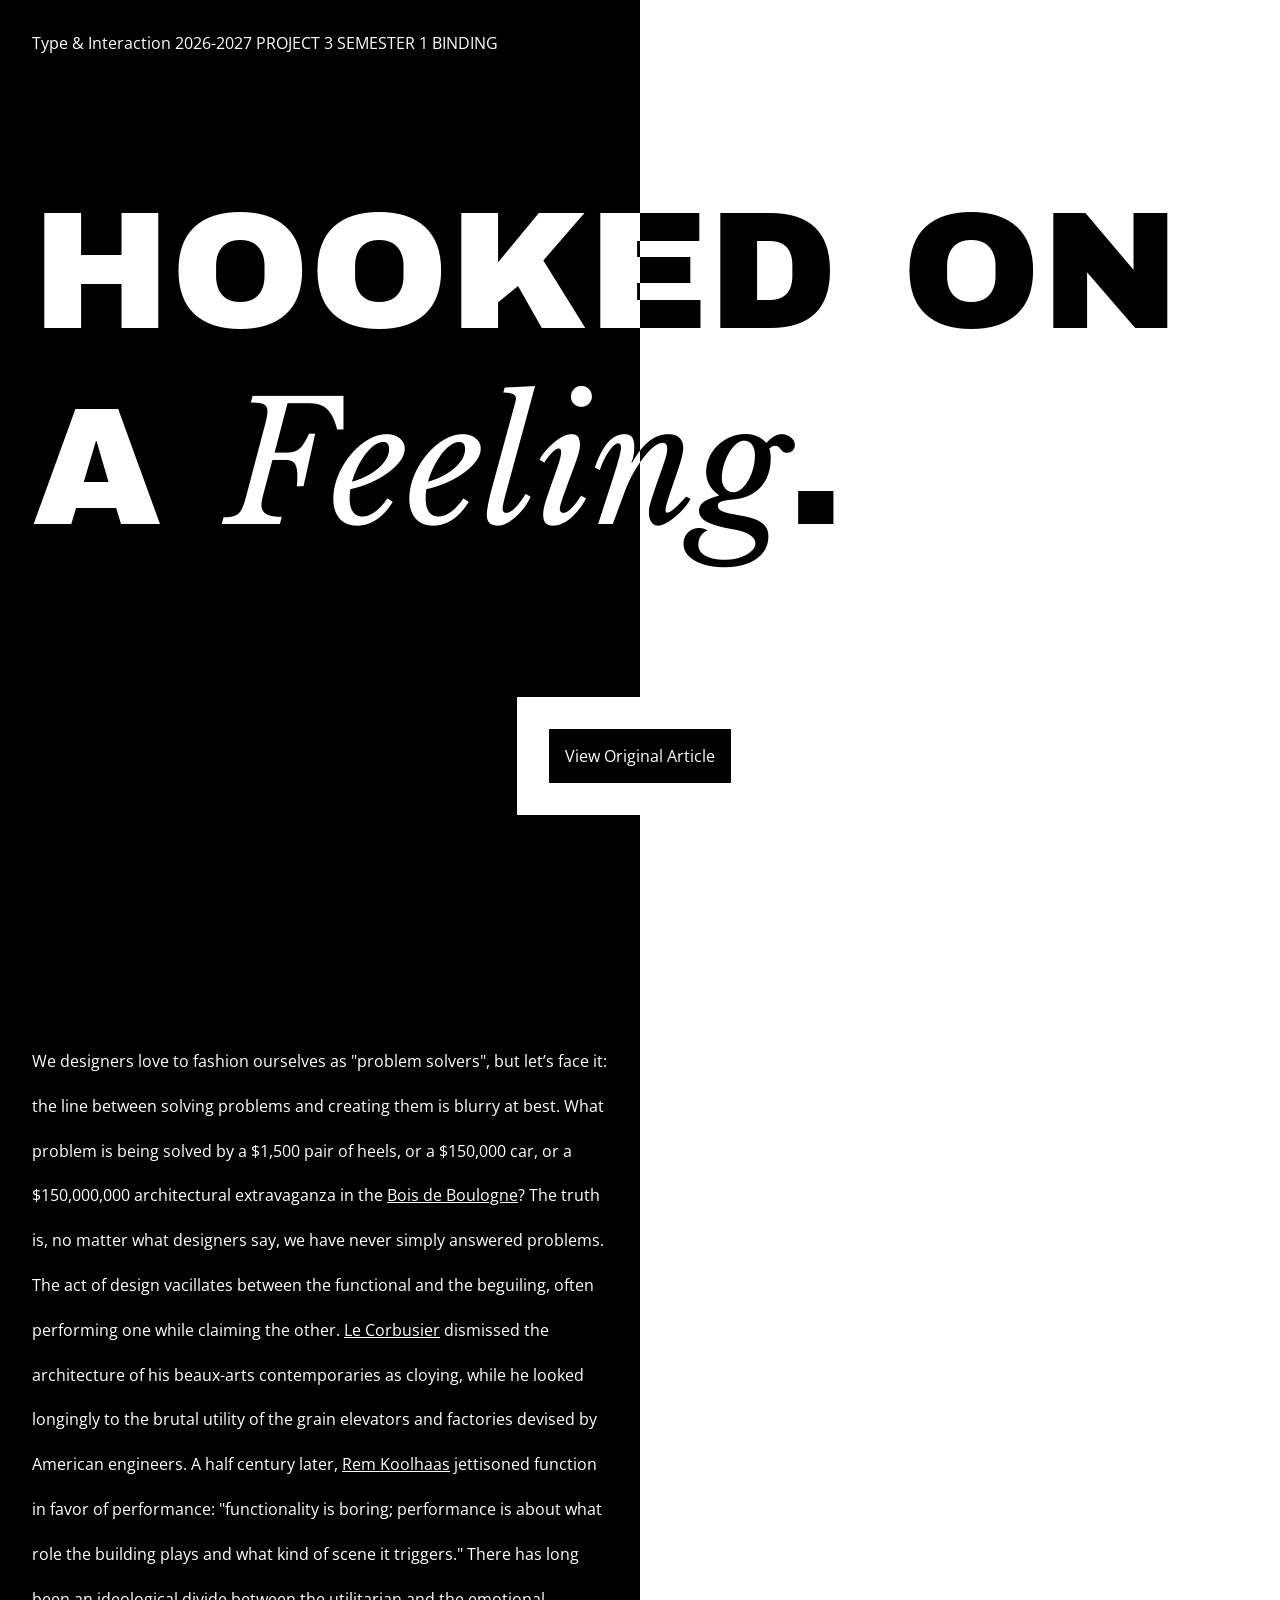
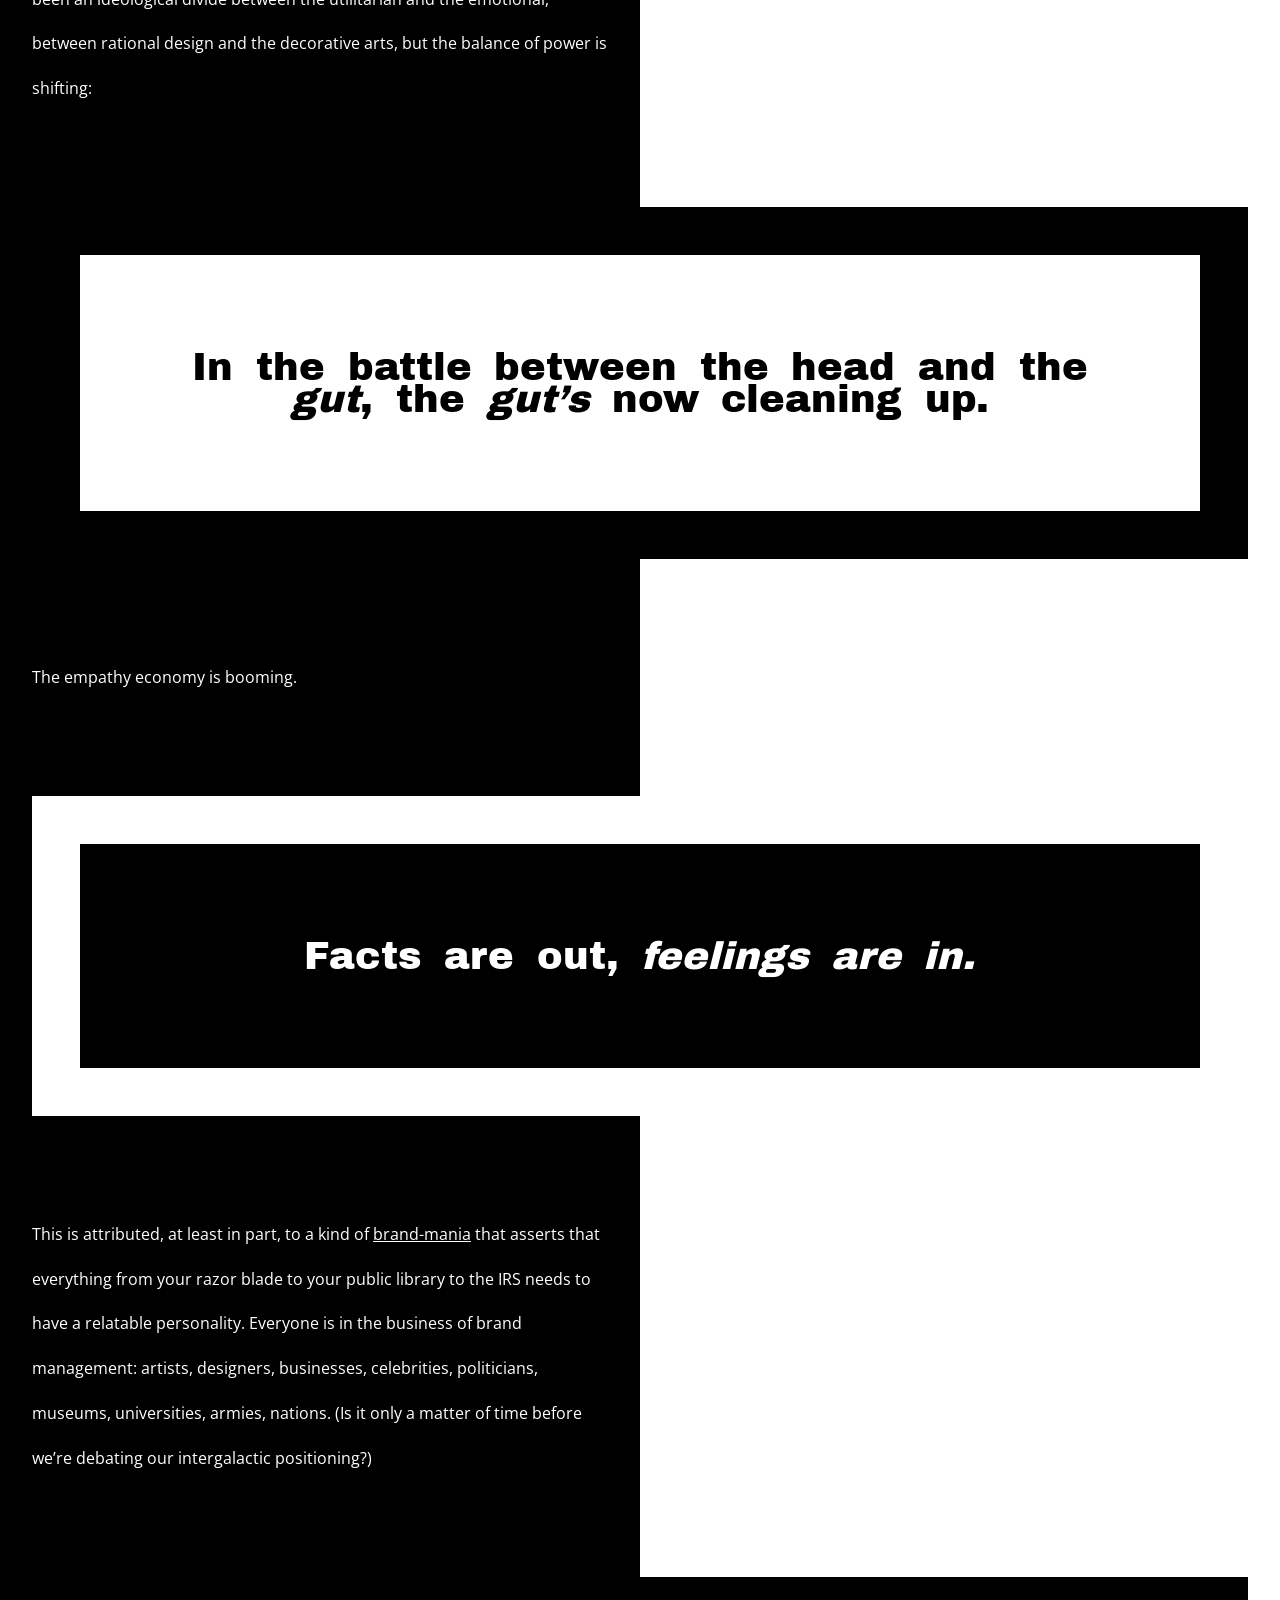
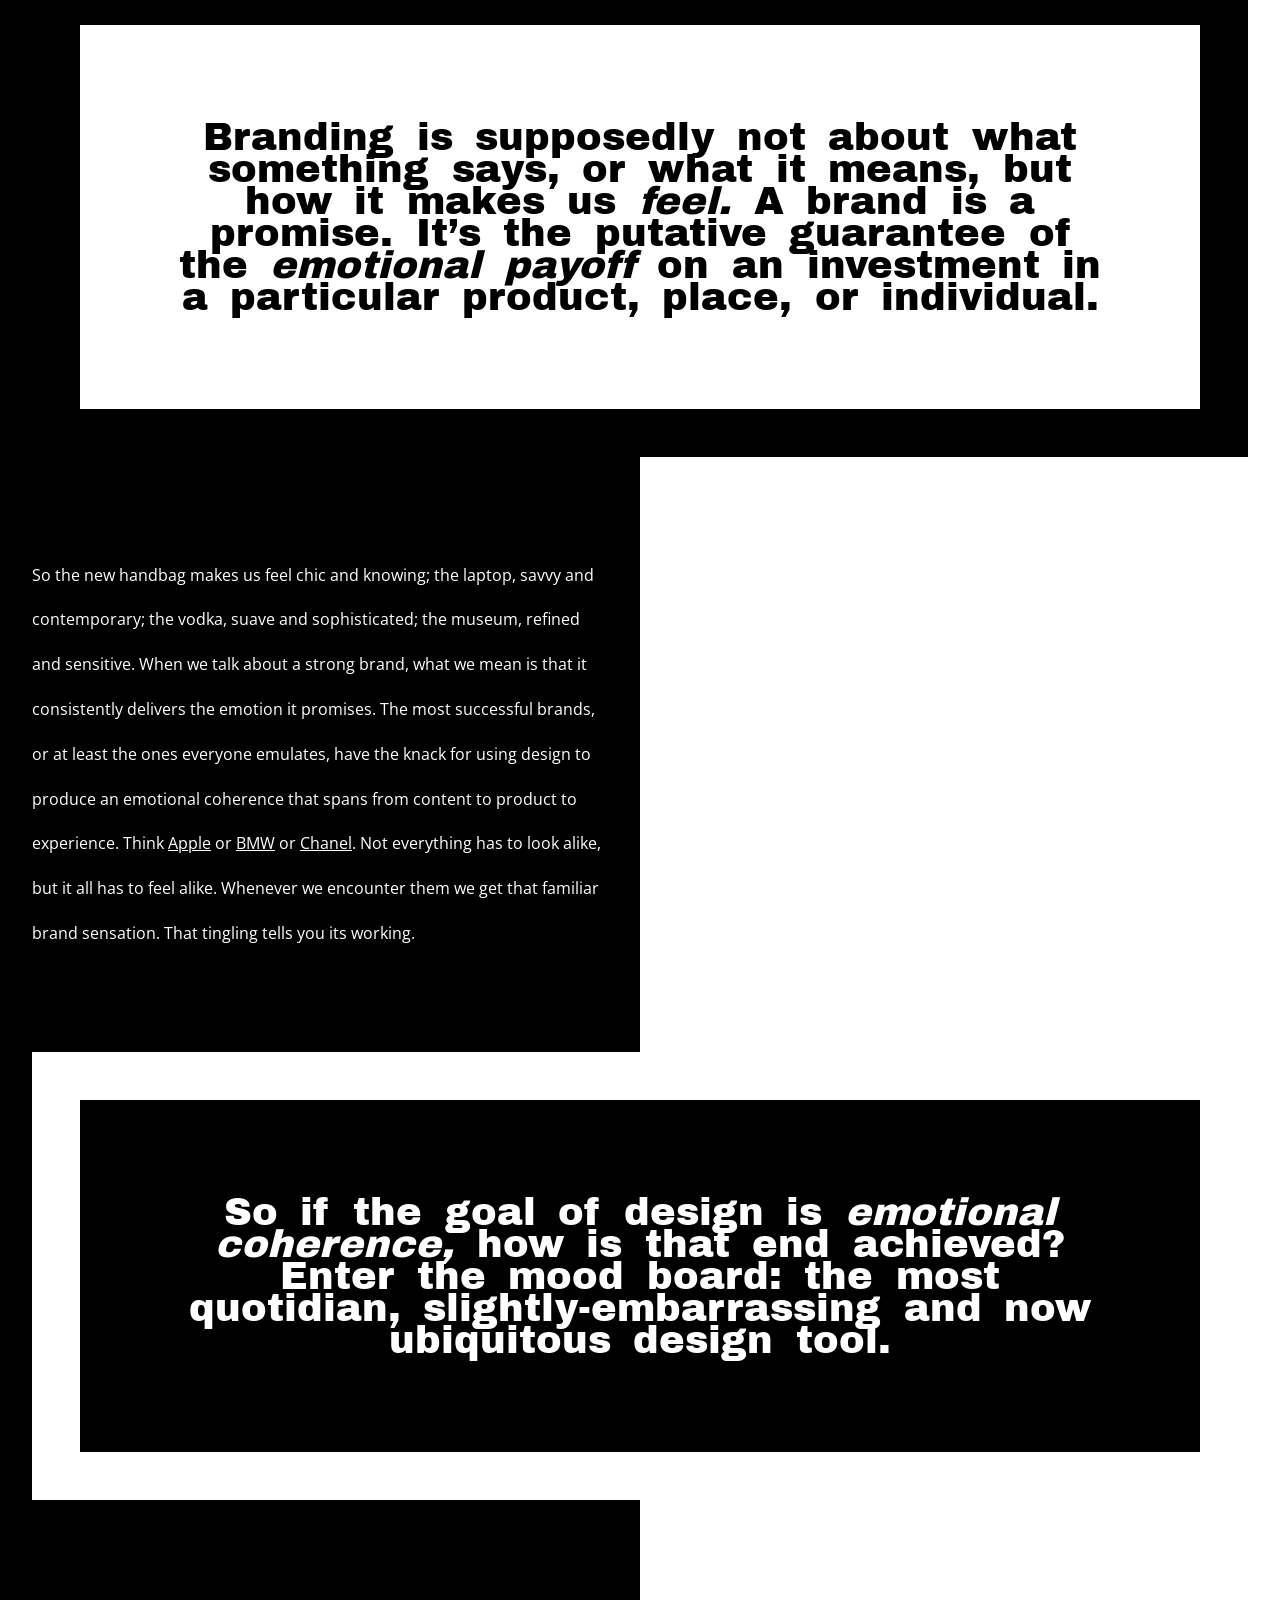
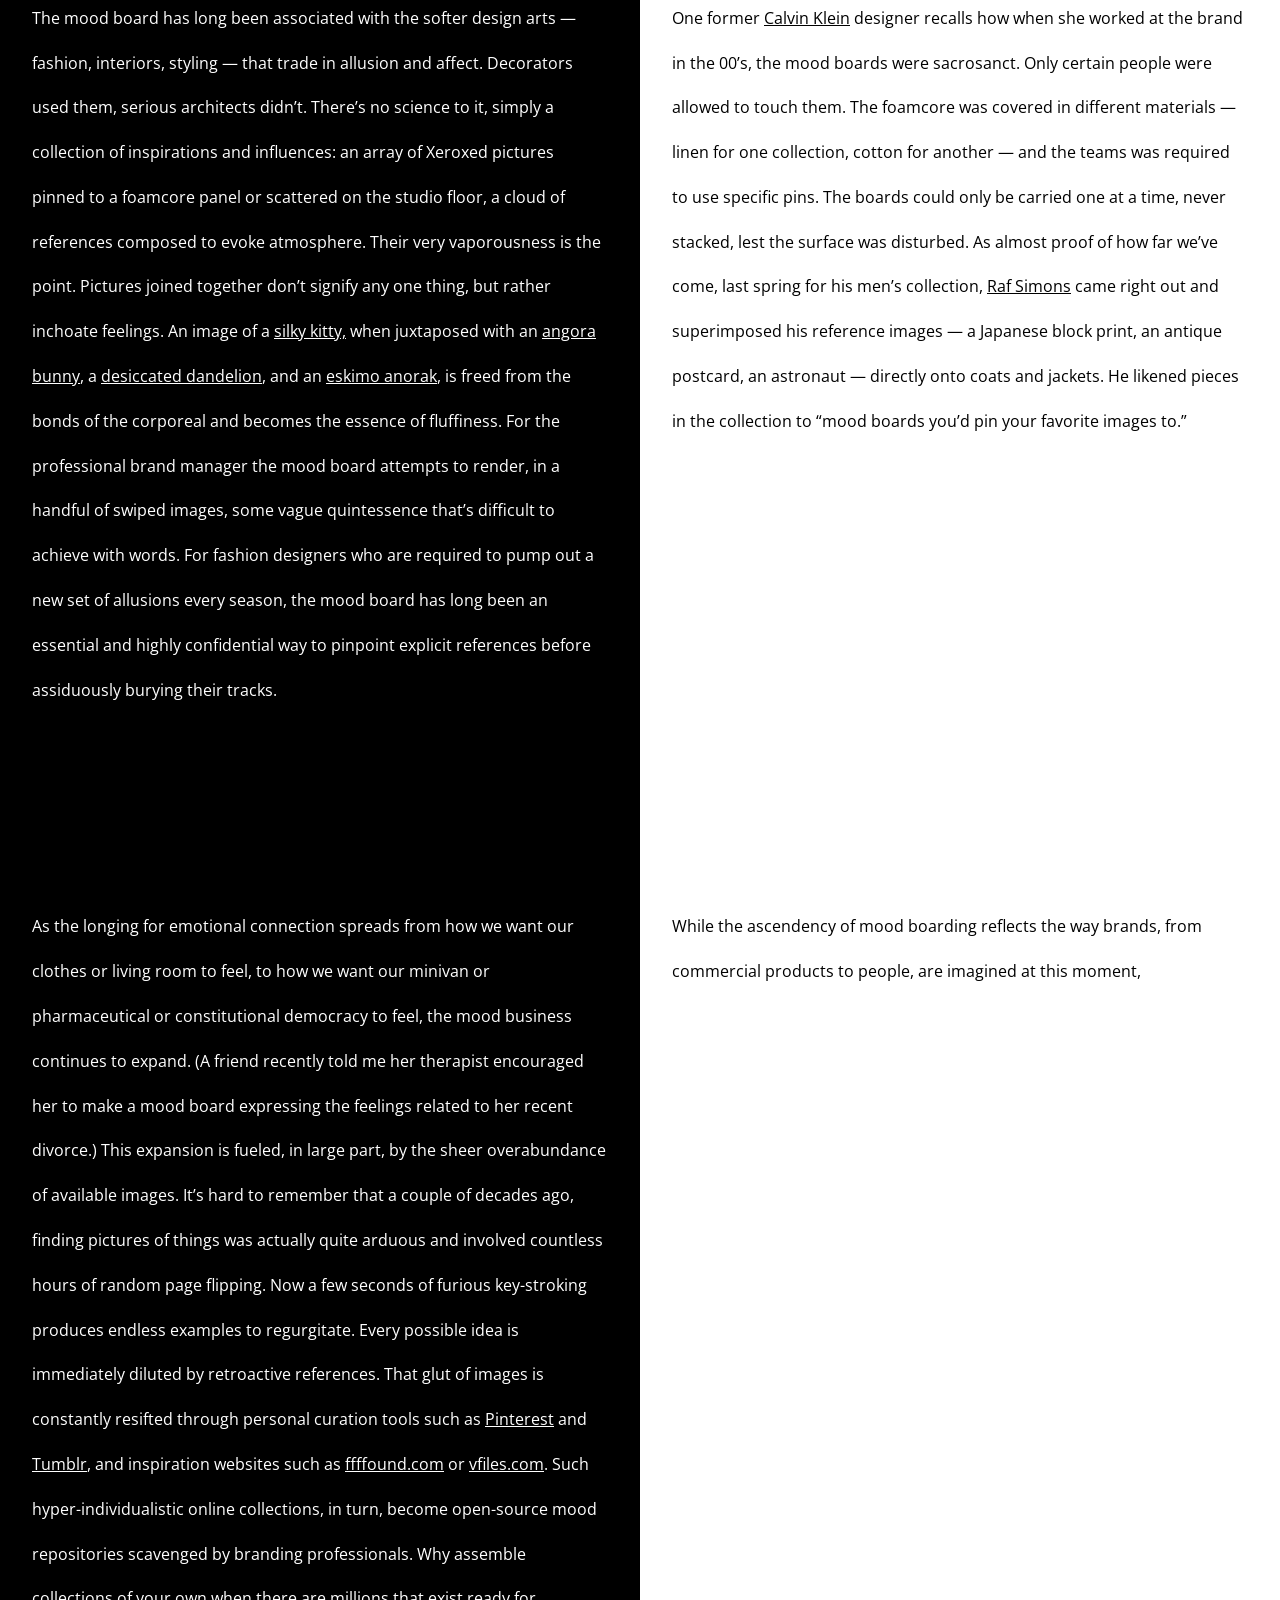
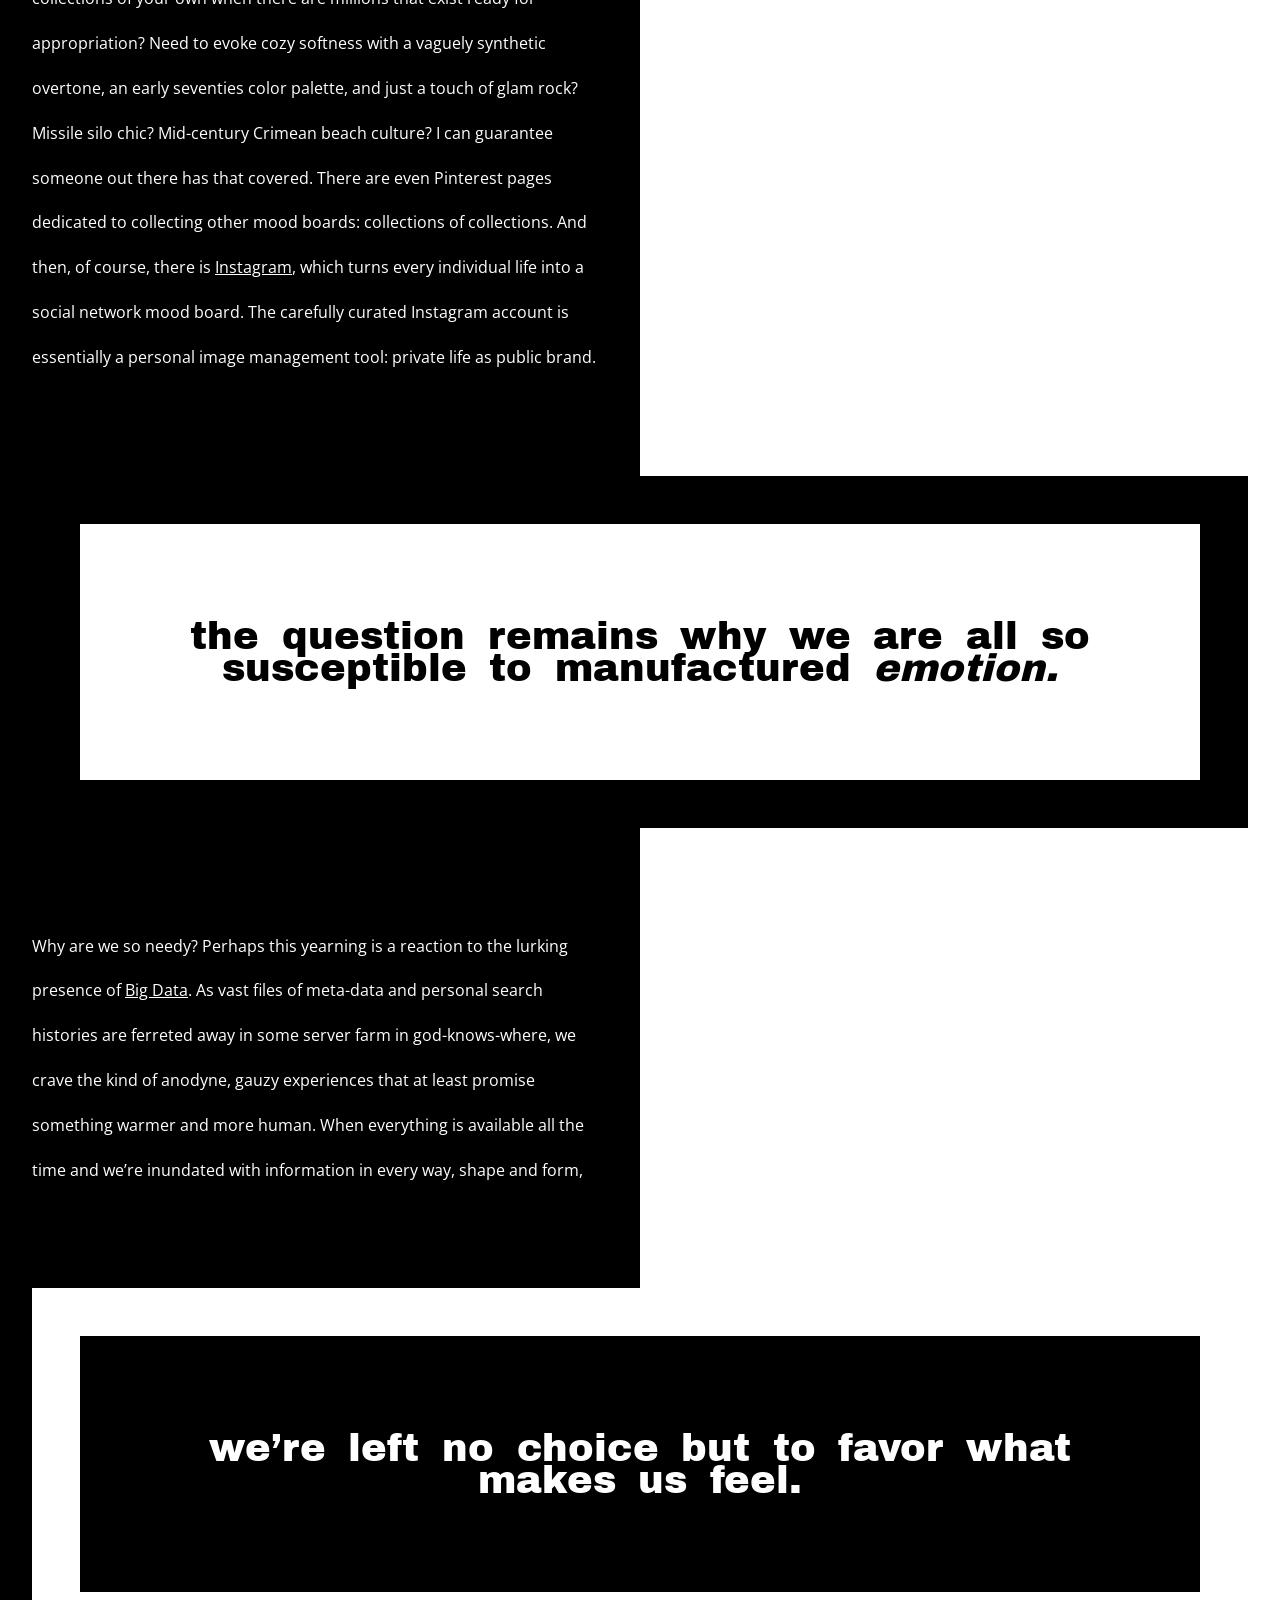
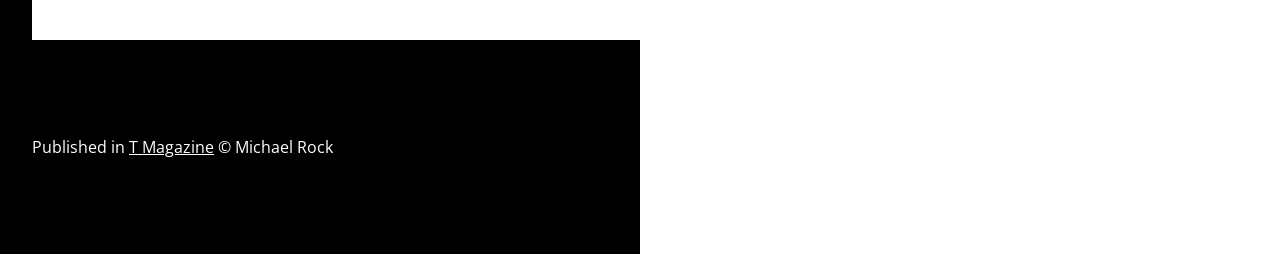
<file: direction-3.1/index.html>
<!doctype html>
<html>
	<head>
		<title>Simrin's Manuscript Project</title>
		<meta name="viewport" content="width=device-width, initial-scale=1">
		<link href="../styles/reset.css" rel="stylesheet">
		<link href="../styles/common.css" rel="stylesheet">
		<link href="style.css" rel="stylesheet">

		<style>
@import url('https://fonts.googleapis.com/css2?family=Archivo+Black&family=Domine:wght@400..700&family=Libre+Baskerville:ital,wght@0,400..700;1,400..700&family=Open+Sans:ital,wght@0,300..800;1,300..800&family=Stack+Sans+Notch:wght@200..700&display=swap');
</style>

	</head>

	<body>
		<header>
			<!--this is the top line bar-->
			<section class="top-line">
				<p>Type & Interaction 2026-2027</p>
				<p>PROJECT 3</p>
				<p>SEMESTER 1 </p>
				<p>BINDING</p>
			</section>

			<!--main site title-->
			<hgroup>
				<h1>HOOKED ON A <em>Feeling</em>.</h1>
			</hgroup>

			<!--navigation buttons/links-->
			<nav>
				<ul>
					<li>
						<a href="https://2x4.org/ideas/2015/hooked-on-a-feeling/">View Original Article</a>
					</li>
				</ul>
			</nav>
		</header>
		<main>
			<!--this the entire article I chose-->
			<article id="article">

			<p>We designers love to fashion ourselves as <mark>"problem solvers"</mark>, but let’s face it: the line between solving problems and creating them is blurry at best. What problem is being solved by a $1,500 pair of heels, or a $150,000 car, or a $150,000,000 architectural extravaganza in the <a href="https://en.wikipedia.org/wiki/Bois_de_Boulogne">Bois de Boulogne</a>? The truth is, no matter what designers say, we have never simply answered problems. The act of design vacillates between the functional and the beguiling, often performing one while claiming the other. <a href="https://www.metmuseum.org/research-centers/leonard-a-lauder-research-center/research-resources/modern-art-index-project/le-corbusier">Le Corbusier</a> dismissed the architecture of his beaux-arts contemporaries as cloying, while he looked longingly to the brutal utility of the grain elevators and factories devised by American engineers. A half century later, <a href="https://www.oma.com/partners/rem-koolhaas">Rem Koolhaas</a>  jettisoned function in favor of performance: <mark>"functionality is boring; performance is about what role the building plays and what kind of scene it triggers."</mark> There has long been an ideological divide between the utilitarian and the emotional, between rational design and the decorative arts, but the balance of power is shifting:</p>
			<blockquote>In the battle between the <b>head</b> and the <i>gut</i>, the <i>gut’s</i> now cleaning up.</blockquote>
			<p>The empathy economy is booming.</p><!--this is a p in between two blockquotes because i want the two to stand out but be seperated by some normal body text to break it up-->
			<blockquote><b>Facts are out,</b><i> feelings are in.</i></blockquote>
			<p>This is attributed, at least in part, to a kind of <a href="https://psyhologer.com/brand-mania/">brand-mania</a> that asserts that everything from your razor blade to your public library to the IRS needs to have a relatable personality. <mark>Everyone is in the business of brand management:</mark> artists, designers, businesses, celebrities, politicians, museums, universities, armies, nations. (Is it only a matter of time before we’re debating our intergalactic positioning?)</p>
			<blockquote>Branding is supposedly not about <b>what something says, or what it means,</b> but how it makes us <i>feel.</i> A brand is a promise. It’s the putative guarantee of the <i>emotional payoff</i> on an <b>investment in a particular product, place, or individual.</b></blockquote>
			<p>So the new handbag makes us feel chic and knowing; the laptop, savvy and contemporary; the vodka, suave and sophisticated; the museum, refined and sensitive. When we talk about a strong brand, what we mean is that it consistently delivers the emotion it promises. The most successful brands, or at least the ones everyone emulates, have the knack for using design to produce an emotional coherence that spans from content to product to experience. Think <a href="https://www.apple.com/">Apple</a> or <a href="https://www.bmwusa.com/">BMW</a> or <a href="https://www.chanel.com/us/">Chanel</a>. Not everything has to look alike, but it all has to feel alike. Whenever we encounter them we get that familiar brand sensation. <mark>That tingling tells you its working.</mark></p>
			<blockquote>So if the goal of design is <i>emotional coherence,</i> how is that end achieved? Enter the mood board: the most quotidian, slightly-embarrassing and now ubiquitous design tool.</blockquote>
			<p>The mood board has long been associated with the softer design arts — fashion, interiors, styling — that trade in allusion and affect. Decorators used them, serious architects didn’t. There’s no science to it, simply a collection of inspirations and influences: an array of Xeroxed pictures pinned to a foamcore panel or scattered on the studio floor, a cloud of references composed to evoke atmosphere. Their very vaporousness is the point. Pictures joined together don’t signify any one thing, but rather inchoate feelings. An image of a <a href="https://img.magnific.com/free-photo/little-kitten-sleeps-with-his-paws-his-head_181624-54313.jpg?semt=ais_hybrid&w=740&q=80">silky kitty,</a> when juxtaposed with an <a href="https://encrypted-tbn0.gstatic.com/images?q=tbn:ANd9GcS7r0HLiLlqSfbpzjcVVSx9QVfjyhqYHdcQ8z7F_h4Ks_GB66qYDH1wFIgWG0dFs8s5rVf5y2Fyu2xq6aY4Np7YfcdXHCuAS2HXevwvfw&s=10">angora bunny</a>, a <a href="https://www.gathermagazine.org/wp-content/uploads/2023/06/herbert-goetsch-SGKQh9wNgAk-unsplash1500.1000.jpg">desiccated dandelion</a>, and an <a href="https://encrypted-tbn0.gstatic.com/images?q=tbn:ANd9GcToP6oSNl_a2h5WNP-MaKWOClipJU44Bxvkh3Kx8VsSgfTSHmmLglW2eDEG&s=10">eskimo anorak</a>, is freed from the bonds of the corporeal and becomes the essence of fluffiness. For the professional brand manager the mood board attempts to render, in a handful of swiped images, some vague quintessence that’s difficult to achieve with words.
			For fashion designers who are required to pump out a new set of allusions every season, the mood board has long been an essential and highly confidential way to pinpoint explicit references before assiduously burying their tracks.</p>
			<p>One former <a href="https://www.calvinklein.us/en">Calvin Klein</a> designer recalls how when she worked at the brand in the 00’s, the mood boards were sacrosanct. Only certain people were allowed to touch them. The foamcore was covered in different materials — linen for one collection, cotton for another — and the teams was required to use specific pins. The boards could only be carried one at a time, never stacked, lest the surface was disturbed. As almost proof of how far we’ve come, last spring for his men’s collection, <a href="https://rafsimons.com/">Raf Simons</a> came right out and superimposed his reference images — a Japanese block print, an antique postcard, an astronaut — directly onto coats and jackets. He likened pieces in the collection to <mark>“mood boards you’d pin your favorite images to.”</mark></p>
			<p>As the longing for emotional connection spreads from how we want our clothes or living room to feel, to how we want our minivan or pharmaceutical or constitutional democracy to feel, <mark>the mood business continues to expand.</mark> (A friend recently told me her therapist encouraged her to make a mood board expressing the feelings related to her recent divorce.) This expansion is fueled, in large part, by the sheer overabundance of available images. It’s hard to remember that a couple of decades ago, finding pictures of things was actually quite arduous and involved countless hours of random page flipping. Now a few seconds of furious key-stroking produces endless examples to regurgitate. Every possible idea is immediately diluted by retroactive references. That glut of images is constantly resifted through personal curation tools such as <a href="https://www.pinterest.com/">Pinterest</a> and <a href="https://www.tumblr.com/">Tumblr</a>, and inspiration websites such as <a href="https://www.designspiration.com/source/ffffound.com/">ffffound.com</a> or <a href="https://vfiles.com/">vfiles.com</a>. Such hyper-individualistic online collections, in turn, become open-source mood repositories scavenged by branding professionals. Why assemble collections of your own when there are millions that exist ready for appropriation? Need to evoke cozy softness with a vaguely synthetic overtone, an early seventies color palette, and just a touch of glam rock? Missile silo chic? Mid-century Crimean beach culture? I can guarantee someone out there has that covered. There are even Pinterest pages dedicated to collecting other mood boards: collections of collections. And then, of course, there is <a href="https://www.instagram.com/?hl=en">Instagram</a>, which turns every individual life into a social network mood board. The carefully curated Instagram account is essentially a personal image management tool: private life as public brand.</p>
			<p>While the ascendency of mood boarding reflects the way brands, from commercial products to people, are imagined at this moment,</p>
			<blockquote >the question remains why we are all so susceptible to <b>manufactured</b> <i>emotion.</i></blockquote>
			<p>Why are we so needy? Perhaps this yearning is a reaction to the lurking presence of <a href="https://www.oracle.com/big-data/what-is-big-data/">Big Data</a>. As vast files of meta-data and personal search histories are ferreted away in some server farm in god-knows-where, we crave the kind of anodyne, gauzy experiences that at least promise something warmer and more human. When everything is available all the time and we’re inundated with information in every way, shape and form,</p>
			<blockquote>we’re left no choice but to favor what makes us feel.</blockquote>

		</article>

		<footer><!--artistic footer, can reduce amount, not responsive-->
			<p>Published in <a href="https://www.nytimes.com/2015/10/14/t-magazine/human-emotion-the-one-thing-the-internet-cant-buy.html?_r=1">T Magazine</a>
			© Michael Rock</p>
		</footer>
		</main>
	</body>
</html>
</file>
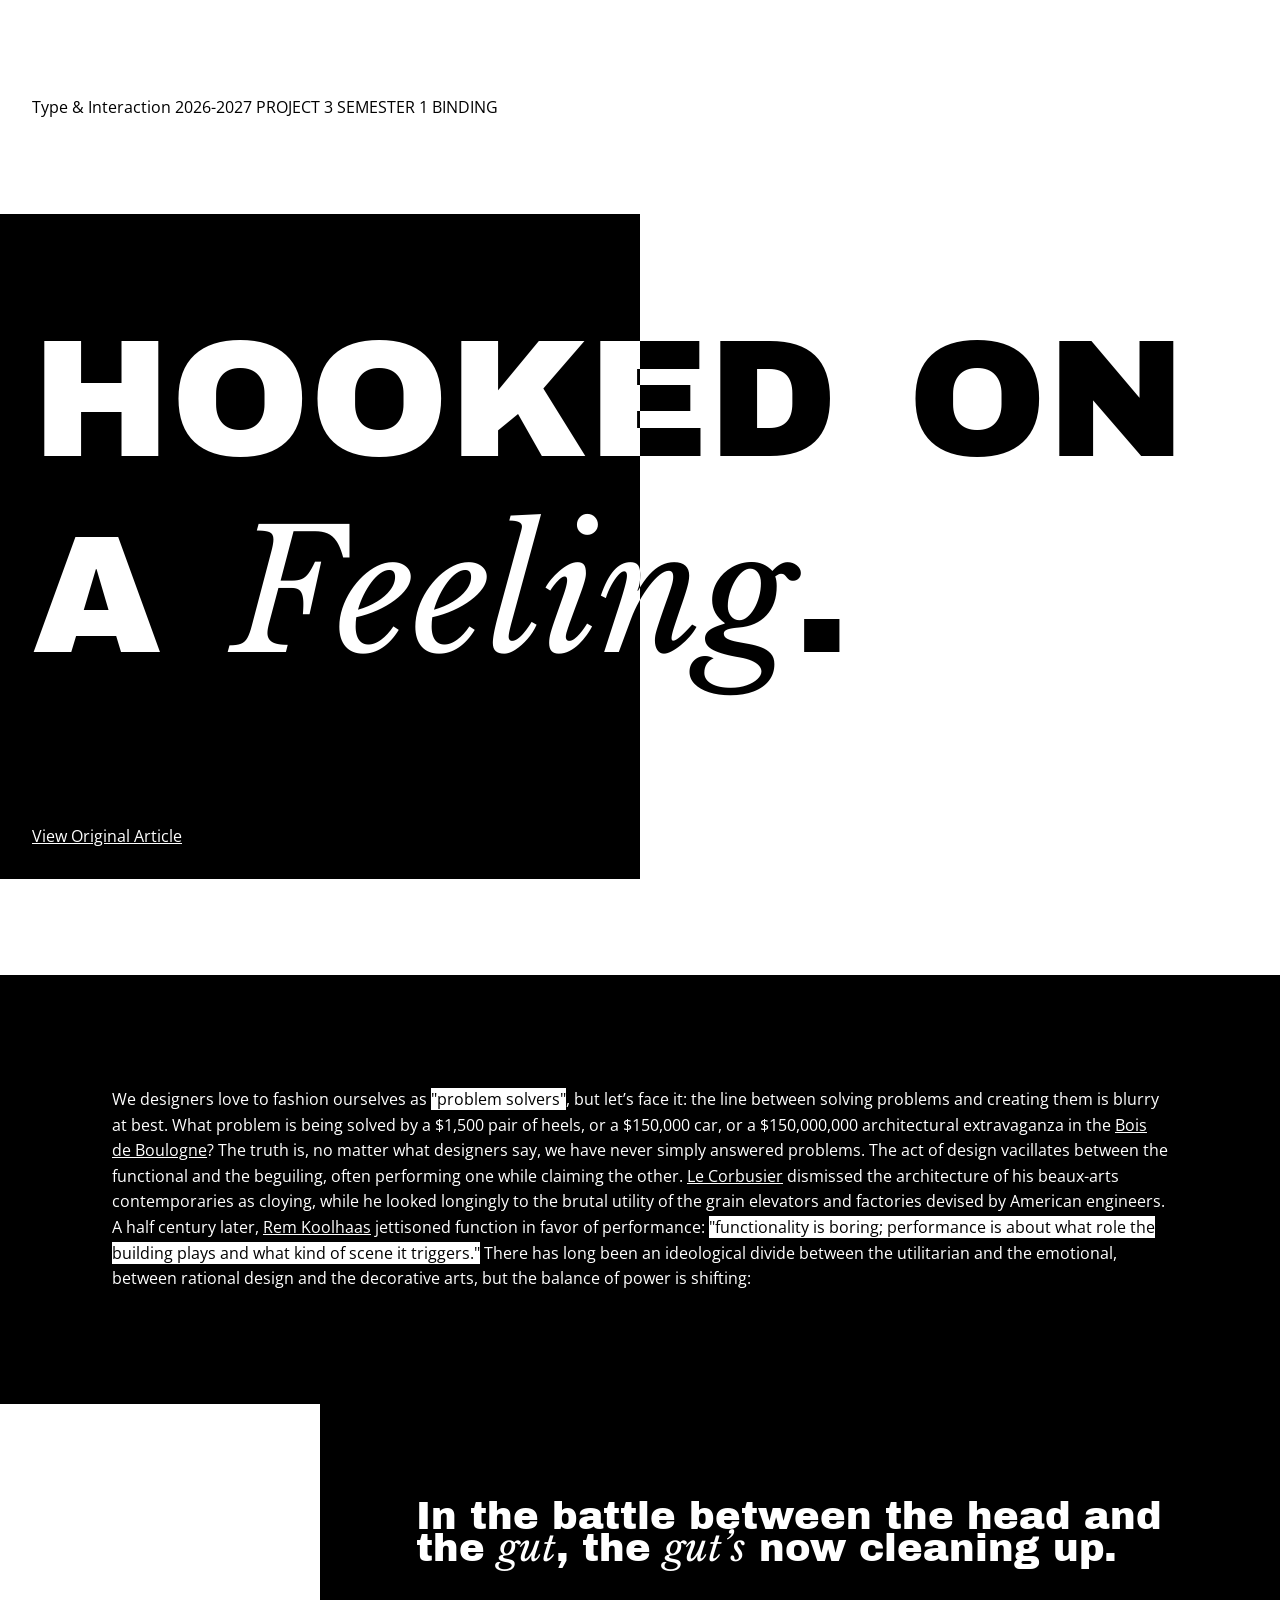
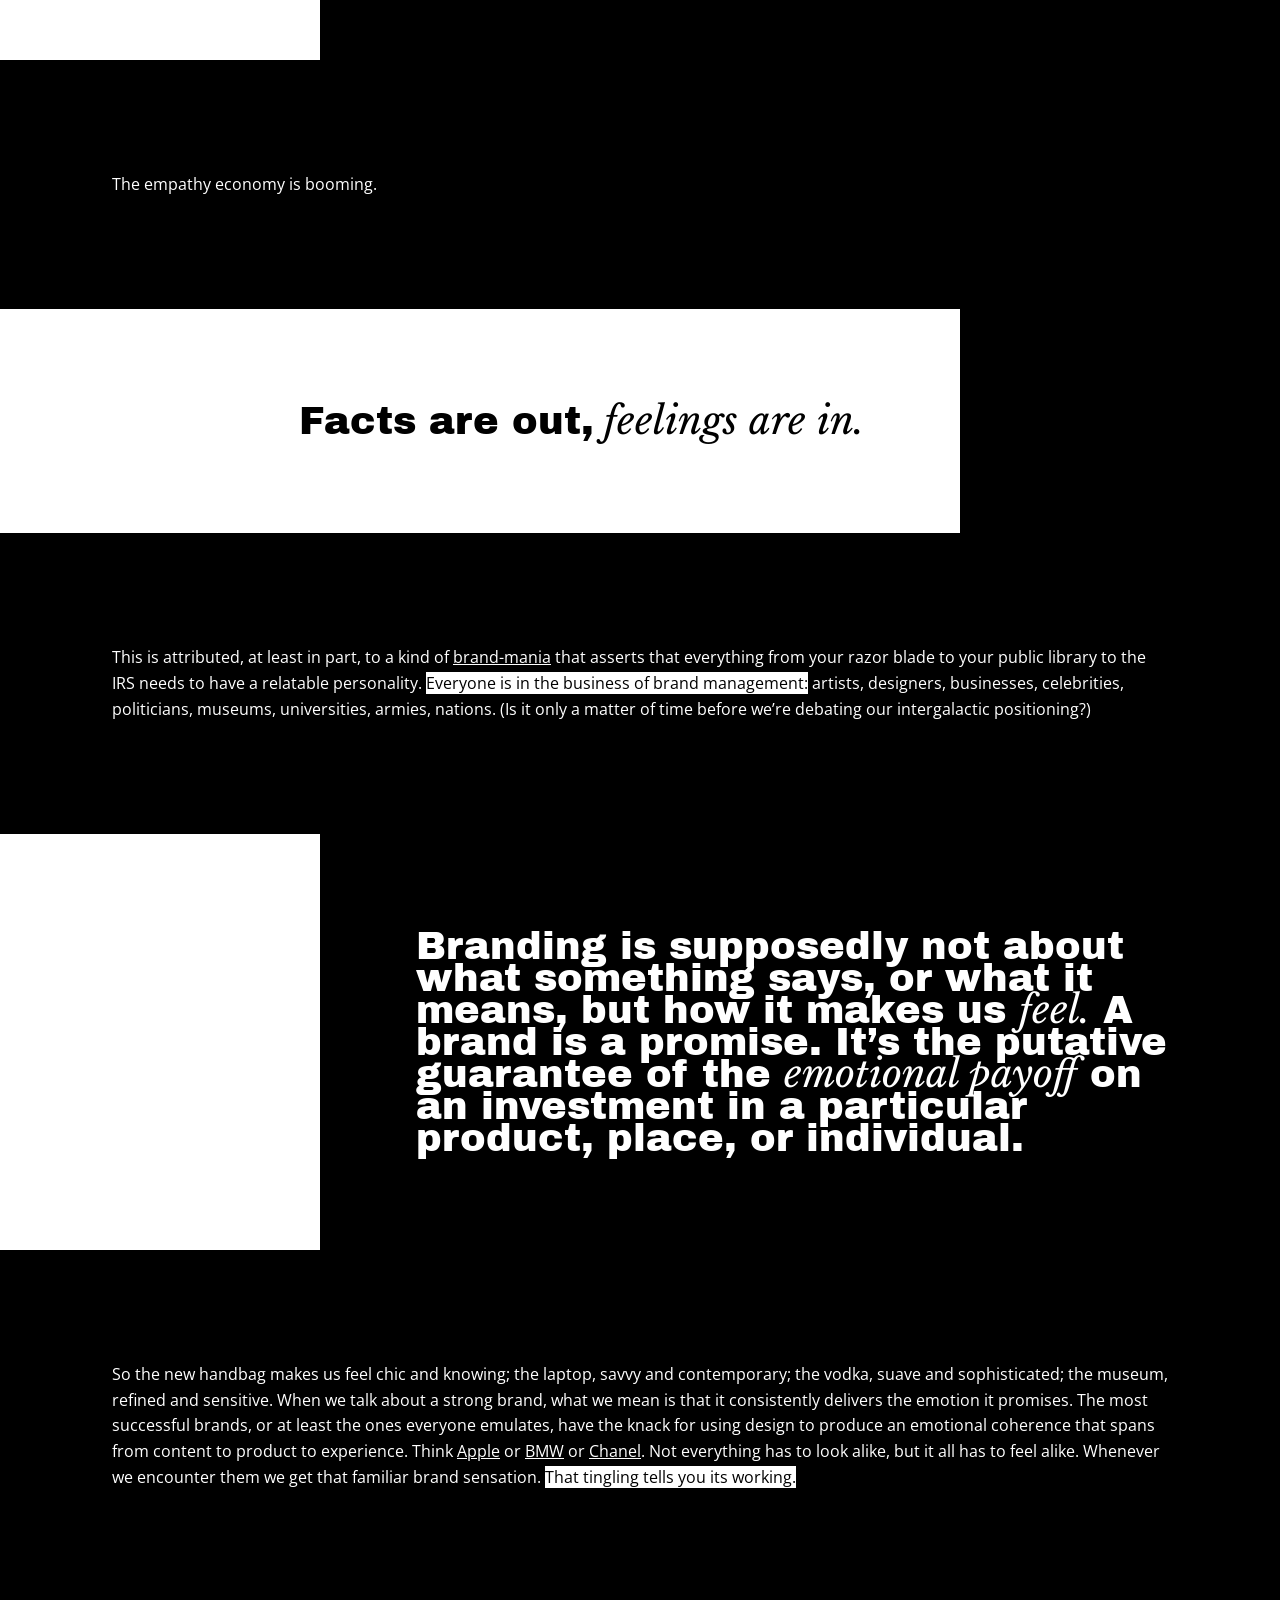
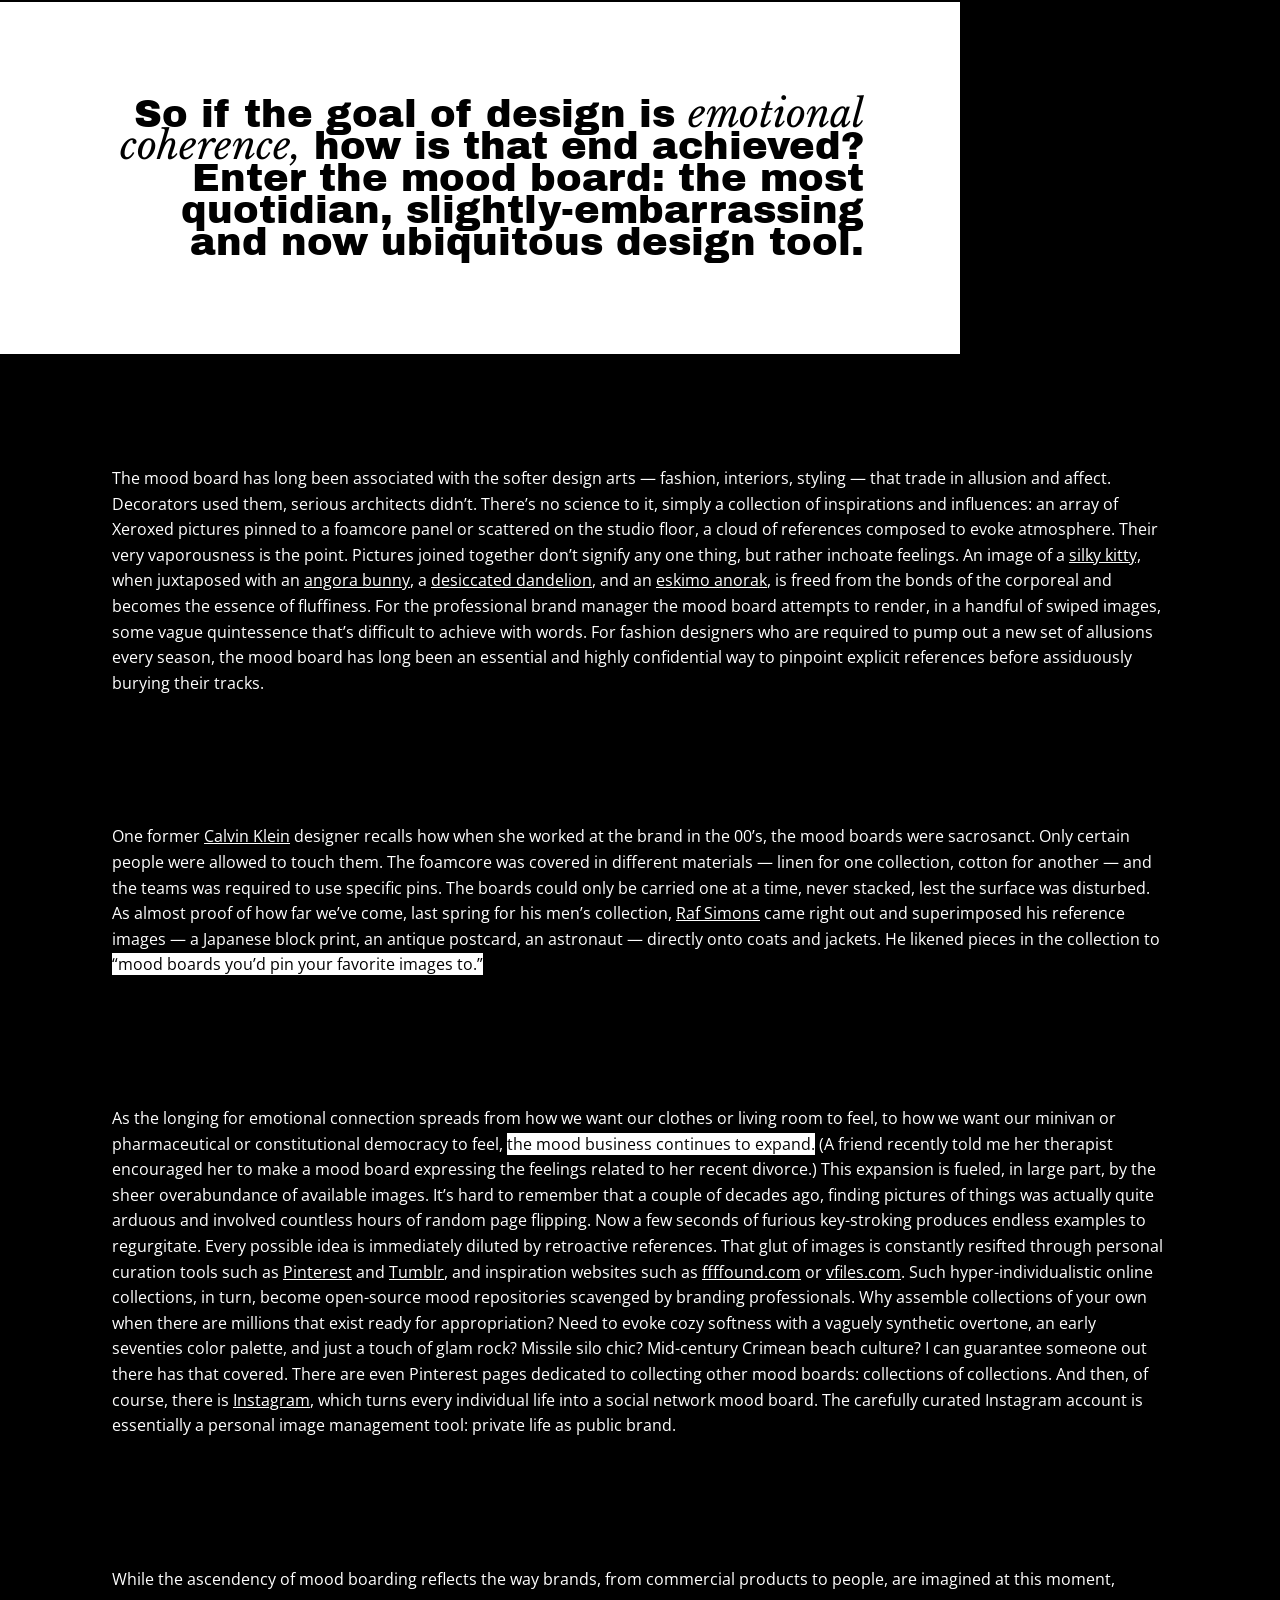
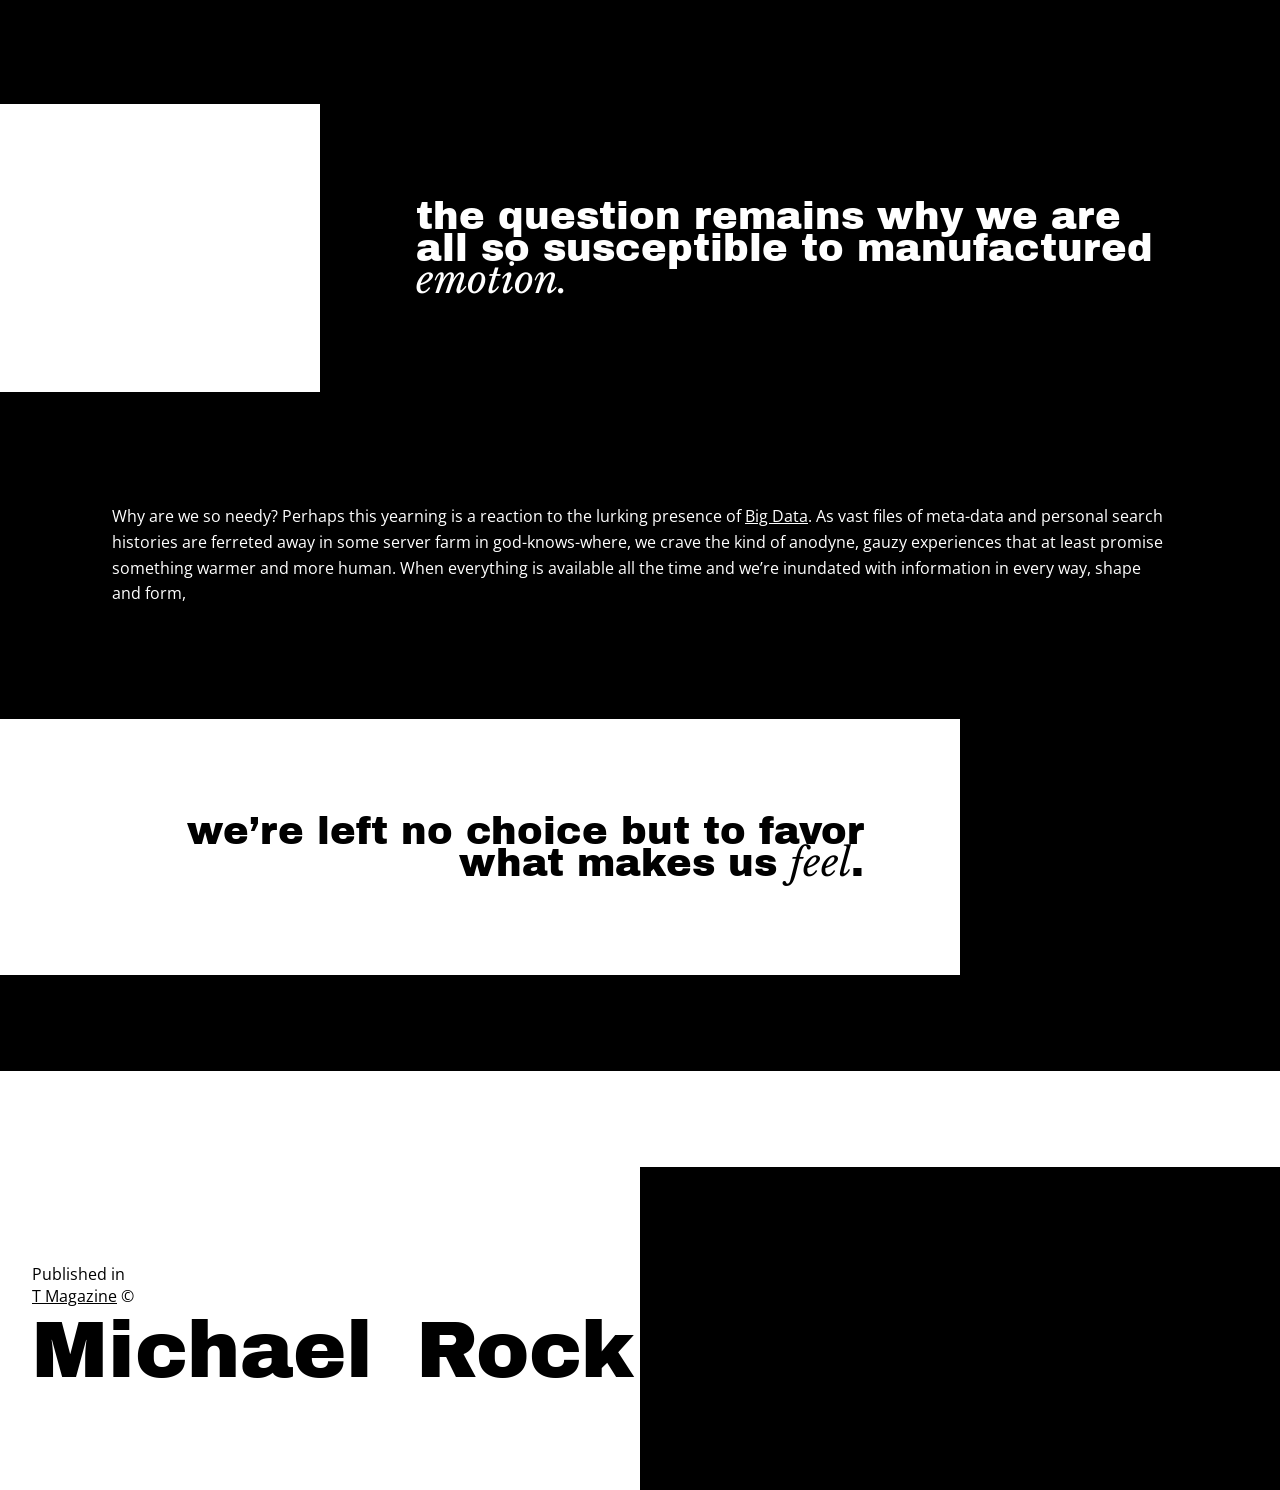
<file: direction-3/index.html>
<!doctype html>
<html>
	<head>
		<title>Simrin's Manuscript Project</title>
		<meta name="viewport" content="width=device-width, initial-scale=1">
		<link href="../styles/reset.css" rel="stylesheet">
		<link href="../styles/common.css" rel="stylesheet">
		<link href="style.css" rel="stylesheet">

		<style>
@import url('https://fonts.googleapis.com/css2?family=Archivo+Black&family=Domine:wght@400..700&family=Libre+Baskerville:ital,wght@0,400..700;1,400..700&family=Open+Sans:ital,wght@0,300..800;1,300..800&family=Stack+Sans+Notch:wght@200..700&display=swap');
</style>

	</head>

	<body>
		<header>
			<!--this is the top line bar-->
			<section class="top-line">
				<p>Type & Interaction 2026-2027</p>
				<p>PROJECT 3</p>
				<p>SEMESTER 1 </p>
				<p>BINDING</p>
			</section>

			<!--main site title-->
			<hgroup>
				<h1>HOOKED ON A <em>Feeling</em>.</h1>
			</hgroup>

			<!--navigation buttons/links-->
			<nav>
				<ul>
					<li>
						<a href="https://2x4.org/ideas/2015/hooked-on-a-feeling/">View Original Article</a>
					</li>
				</ul>
			</nav>
		</header>
		<main>
			<!--this the entire article I chose-->
			<article id="article">

			<p>We designers love to fashion ourselves as <mark>"problem solvers"</mark>, but let’s face it: the line between solving problems and creating them is blurry at best. What problem is being solved by a $1,500 pair of heels, or a $150,000 car, or a $150,000,000 architectural extravaganza in the <a href="https://en.wikipedia.org/wiki/Bois_de_Boulogne">Bois de Boulogne</a>? The truth is, no matter what designers say, we have never simply answered problems. The act of design vacillates between the functional and the beguiling, often performing one while claiming the other. <a href="https://www.metmuseum.org/research-centers/leonard-a-lauder-research-center/research-resources/modern-art-index-project/le-corbusier">Le Corbusier</a> dismissed the architecture of his beaux-arts contemporaries as cloying, while he looked longingly to the brutal utility of the grain elevators and factories devised by American engineers. A half century later, <a href="https://www.oma.com/partners/rem-koolhaas">Rem Koolhaas</a>  jettisoned function in favor of performance: <mark>"functionality is boring; performance is about what role the building plays and what kind of scene it triggers."</mark> There has long been an ideological divide between the utilitarian and the emotional, between rational design and the decorative arts, but the balance of power is shifting:</p>
			<blockquote>In the battle between the <b>head</b> and the <i>gut</i>, the <i>gut’s</i> now cleaning up.</blockquote>
			<p>The empathy economy is booming.</p><!--this is a p in between two blockquotes because i want the two to stand out but be seperated by some normal body text to break it up-->
			<blockquote>Facts are out,<i> feelings are in.</i></blockquote>
			<p>This is attributed, at least in part, to a kind of <a href="https://psyhologer.com/brand-mania/">brand-mania</a> that asserts that everything from your razor blade to your public library to the IRS needs to have a relatable personality. <mark>Everyone is in the business of brand management:</mark> artists, designers, businesses, celebrities, politicians, museums, universities, armies, nations. (Is it only a matter of time before we’re debating our intergalactic positioning?)</p>
			<blockquote>Branding is supposedly not about <b>what something says, or what it means,</b> but how it makes us <i>feel.</i> A brand is a promise. It’s the putative guarantee of the <i>emotional payoff</i> on an <b>investment in a particular product, place, or individual.</b></blockquote>
			<p>So the new handbag makes us feel chic and knowing; the laptop, savvy and contemporary; the vodka, suave and sophisticated; the museum, refined and sensitive. When we talk about a strong brand, what we mean is that it consistently delivers the emotion it promises. The most successful brands, or at least the ones everyone emulates, have the knack for using design to produce an emotional coherence that spans from content to product to experience. Think <a href="https://www.apple.com/">Apple</a> or <a href="https://www.bmwusa.com/">BMW</a> or <a href="https://www.chanel.com/us/">Chanel</a>. Not everything has to look alike, but it all has to feel alike. Whenever we encounter them we get that familiar brand sensation. <mark>That tingling tells you its working.</mark></p>
			<blockquote>So if the goal of design is <i>emotional coherence,</i> how is that end achieved? Enter the mood board: the most quotidian, slightly-embarrassing and now ubiquitous design tool.</blockquote>
			<p>The mood board has long been associated with the softer design arts — fashion, interiors, styling — that trade in allusion and affect. Decorators used them, serious architects didn’t. There’s no science to it, simply a collection of inspirations and influences: an array of Xeroxed pictures pinned to a foamcore panel or scattered on the studio floor, a cloud of references composed to evoke atmosphere. Their very vaporousness is the point. Pictures joined together don’t signify any one thing, but rather inchoate feelings. An image of a <a href="https://img.magnific.com/free-photo/little-kitten-sleeps-with-his-paws-his-head_181624-54313.jpg?semt=ais_hybrid&w=740&q=80">silky kitty,</a> when juxtaposed with an <a href="https://encrypted-tbn0.gstatic.com/images?q=tbn:ANd9GcS7r0HLiLlqSfbpzjcVVSx9QVfjyhqYHdcQ8z7F_h4Ks_GB66qYDH1wFIgWG0dFs8s5rVf5y2Fyu2xq6aY4Np7YfcdXHCuAS2HXevwvfw&s=10">angora bunny</a>, a <a href="https://www.gathermagazine.org/wp-content/uploads/2023/06/herbert-goetsch-SGKQh9wNgAk-unsplash1500.1000.jpg">desiccated dandelion</a>, and an <a href="https://encrypted-tbn0.gstatic.com/images?q=tbn:ANd9GcToP6oSNl_a2h5WNP-MaKWOClipJU44Bxvkh3Kx8VsSgfTSHmmLglW2eDEG&s=10">eskimo anorak</a>, is freed from the bonds of the corporeal and becomes the essence of fluffiness. For the professional brand manager the mood board attempts to render, in a handful of swiped images, some vague quintessence that’s difficult to achieve with words.
			For fashion designers who are required to pump out a new set of allusions every season, the mood board has long been an essential and highly confidential way to pinpoint explicit references before assiduously burying their tracks.</p>
			<p>One former <a href="https://www.calvinklein.us/en">Calvin Klein</a> designer recalls how when she worked at the brand in the 00’s, the mood boards were sacrosanct. Only certain people were allowed to touch them. The foamcore was covered in different materials — linen for one collection, cotton for another — and the teams was required to use specific pins. The boards could only be carried one at a time, never stacked, lest the surface was disturbed. As almost proof of how far we’ve come, last spring for his men’s collection, <a href="https://rafsimons.com/">Raf Simons</a> came right out and superimposed his reference images — a Japanese block print, an antique postcard, an astronaut — directly onto coats and jackets. He likened pieces in the collection to <mark>“mood boards you’d pin your favorite images to.”</mark></p>
			<p>As the longing for emotional connection spreads from how we want our clothes or living room to feel, to how we want our minivan or pharmaceutical or constitutional democracy to feel, <mark>the mood business continues to expand.</mark> (A friend recently told me her therapist encouraged her to make a mood board expressing the feelings related to her recent divorce.) This expansion is fueled, in large part, by the sheer overabundance of available images. It’s hard to remember that a couple of decades ago, finding pictures of things was actually quite arduous and involved countless hours of random page flipping. Now a few seconds of furious key-stroking produces endless examples to regurgitate. Every possible idea is immediately diluted by retroactive references. That glut of images is constantly resifted through personal curation tools such as <a href="https://www.pinterest.com/">Pinterest</a> and <a href="https://www.tumblr.com/">Tumblr</a>, and inspiration websites such as <a href="https://www.designspiration.com/source/ffffound.com/">ffffound.com</a> or <a href="https://vfiles.com/">vfiles.com</a>. Such hyper-individualistic online collections, in turn, become open-source mood repositories scavenged by branding professionals. Why assemble collections of your own when there are millions that exist ready for appropriation? Need to evoke cozy softness with a vaguely synthetic overtone, an early seventies color palette, and just a touch of glam rock? Missile silo chic? Mid-century Crimean beach culture? I can guarantee someone out there has that covered. There are even Pinterest pages dedicated to collecting other mood boards: collections of collections. And then, of course, there is <a href="https://www.instagram.com/?hl=en">Instagram</a>, which turns every individual life into a social network mood board. The carefully curated Instagram account is essentially a personal image management tool: private life as public brand.</p>
			<p>While the ascendency of mood boarding reflects the way brands, from commercial products to people, are imagined at this moment,</p>
			<blockquote >the question remains why we are all so susceptible to <b>manufactured</b> <i>emotion.</i></blockquote>
			<p>Why are we so needy? Perhaps this yearning is a reaction to the lurking presence of <a href="https://www.oracle.com/big-data/what-is-big-data/">Big Data</a>. As vast files of meta-data and personal search histories are ferreted away in some server farm in god-knows-where, we crave the kind of anodyne, gauzy experiences that at least promise something warmer and more human. When everything is available all the time and we’re inundated with information in every way, shape and form,</p>
			<blockquote>we’re left no choice but to favor what makes us <i>feel</i>.</blockquote>

		</article>

		<footer><!--artistic footer, can reduce amount, not responsive-->
			<p>Published in</p>
			<p> <a href="https://www.nytimes.com/2015/10/14/t-magazine/human-emotion-the-one-thing-the-internet-cant-buy.html?_r=1">T Magazine</a> © </p>
			<p class="author">Michael Rock</p>
		</footer>
		</main>
	</body>
</html>
</file>
<file: styles/common.css>

</file>
<file: direction-3.1/style.css>
:root {
	--type-xl:calc(var(--type-base) * 4.5);
	--type-L:calc(var(--type-base) * 3.5);
	--type-M:calc(var(--type-base) * 1.5rem);
	--type-base:1rem;

	--color-fg: white;
	--color-bg: black;

	--space-S:calc(var(--space-M)*0.3);
	--space-M: 1.5rem;
	--space-L:calc(var(--space-M)*2);
	--space-XL:calc(var(--space-M)*5);

	--function-display:"Archivo black", sans-serif;
	--form-display:"Libre Baskerville", serif;
	--base:"Open Sans", sans-serif;
}

/*-----------FONTS-------------*/

.archivo-black-regular {
  font-family: "Archivo Black", sans-serif;
  font-weight: 400;
  font-style: normal;
}

// <weight>: Use a value from 300 to 800
// <uniquifier>: Use a unique and descriptive class name

.open-sans-<uniquifier> {
  font-family: "Open Sans", sans-serif;
  font-optical-sizing: auto;
  font-weight: <weight>;
  font-style: normal;
  font-variation-settings:
    "wdth" 100;
}

// <weight>: Use a value from 400 to 700
// <uniquifier>: Use a unique and descriptive class name

.libre-baskerville-<uniquifier> {
  font-family: "Libre Baskerville", serif;
  font-optical-sizing: auto;
  font-weight: <weight>;
  font-style: normal;
}


body {
	font-family: var(--base);
	background:linear-gradient(90deg, #000 50%, #fff 50%);
	color: var(--color-fg);
}

article {
margin-block-start: var(--space-XL);
margin-inline: var(--space-M);
font-size: var(--type-base);


p {
		line-height: calc(var(--space-M)*1.4);
		margin-block: var(--space-L);
		color:white;
		mix-blend-mode: difference;
	}
}

h1{
font-size: var(--type-xl);
padding-block: var(--space-XL);
padding-inline: var(--space-M);
font-family:var(--function-display);
word-spacing: var(--space-S);
mix-blend-mode: difference;
}

nav{
	text-align: center;
	padding-block: var(--space-M);

	a{
		display:inline-block;
		padding:1rem;
		color:white;
		background:black;
		border: white 2rem solid;
		text-decoration: none;
	}

	a:hover,a:focus-visible {
		background: white;
		color:black;
	}
}

.top-line {
font-size:var(--type-base);
padding-block: var(--space-M);
padding-inline: var(--space-M);
mix-blend-mode: difference;
p{
	margin-block: var(--space-S);
	flex-direction: row;
	display: inline;
}
}

blockquote{
	text-align: center;
	font-family: var(--function-display);
	font-size: var(--type-M);
	padding-block: var(--space-L);
	padding-inline: var(--space-L);
	word-spacing: var(--space-S);
	line-height:2rem;
	color:black;
	background: white;
	border: black 3rem solid;

	&:hover{
font-family: var(--form-display);
	}
}

blockquote:nth-of-type(even){
color:white;
	background: black;
	border: white 3rem solid;
}

footer{
	padding-block: var(--space-L);
	padding-inline: var(--space-M);
}

a{
	text-decoration: underline;
}

em{
	font-family:var(--form-display);
	font-style: italic;
}

mark{
}

i{
font-style: italic;
}


/* -----------------desktop--------------------*/

@media (min-width: 48rem) {
	:root {
		--type-base: 1rem;
		--type-xl: clamp(4rem, 13vw, 14rem);
		--type-L: clamp(2.5rem, 6vw, 5rem);
		--type-M: clamp(1.5rem, 3vw, 3rem);

		--space-M: 2rem;
		--space-L: calc(var(--space-M) * 3);
		--space-XL: calc(var(--space-M) * 3);
	}

	article {
		display: grid;
		grid-template-columns: 1fr 1fr;
		column-gap: calc(var(--space-M) * 2);
		align-items: start;
	}

	blockquote {
		grid-column: 1 / -1;
}
</file>
<file: direction-3/style.css>
:root {
	--type-xl:calc(var(--type-base) * 4.5);
	--type-L:calc(var(--type-base) * 3.5);
	--type-M:calc(var(--type-base) * 1.5);
	--type-base:1rem;

	--color-fg: white;
	--color-bg: black;

	--space-S:calc(var(--space-M)*0.5);
	--space-M: 1.5rem;
	--space-L:calc(var(--space-M)*2);
	--space-XL:calc(var(--space-M)*5);

	--function-display:"Archivo black", sans-serif;
	--form-display:"Libre Baskerville", serif;
	--base:"Open Sans", sans-serif;
}

/*-----------FONTS-------------*/

.archivo-black-regular {
  font-family: "Archivo Black", sans-serif;
  font-weight: 400;
  font-style: normal;
}

// <weight>: Use a value from 300 to 800
// <uniquifier>: Use a unique and descriptive class name

.open-sans-<uniquifier> {
  font-family: "Open Sans", sans-serif;
  font-optical-sizing: auto;
  font-weight: <weight>;
  font-style: normal;
  font-variation-settings:
    "wdth" 100;
}

// <weight>: Use a value from 400 to 700
// <uniquifier>: Use a unique and descriptive class name

.libre-baskerville-<uniquifier> {
  font-family: "Libre Baskerville", serif;
  font-optical-sizing: auto;
  font-weight: <weight>;
  font-style: normal;
}


body {
	font-family: var(--base);
	background:black;
	color: var(--color-fg);
}

header {
	background: linear-gradient(90deg, #000 50%, #fff 50%);
	border-bottom: white var(--space-L) solid;
}

article {
margin-block-start: var(--space-L);
font-size: var(--type-base);
p {
		line-height: 1.6;
		margin-block: var(--space-L);
		padding:var(--space-S);
		color:white;
	}
}

h1{
font-size: var(--type-xl);
padding-block: var(--space-XL);
padding-inline: var(--space-M);
font-family:var(--function-display);
word-spacing: var(--space-S);
mix-blend-mode: difference;
}

nav{
	text-align: left;
	padding-block: var(--space-M);
	a{
		padding:var(--space-M);
		color:white;
		text-decoration: underline;
	}
	a:hover,a:focus-visible {
		background: white;
		color:black;
	}
}

.top-line {
font-size:var(--type-base);
padding-block: var(--space-L);
padding-inline: var(--space-M);
background: white;
color: black;
p{
	margin-block: var(--space-S);
	flex-direction: row;
	display: inline;
}
}

blockquote{
	text-align: left;
	font-family: var(--function-display);
	font-size: var(--type-M);
	padding-block: var(--space-L);
	padding-inline: var(--space-L);
	line-height:2rem;
	color:white;
	background: black;
	border-left: white 5rem solid;
	margin-block: var(--space-XL);

	&:hover{
font-family: var(--form-display);
	}
}

blockquote:nth-of-type(even){
	color:black;
	background: white;
	border-right: black 5rem solid;
	border-left:0;
	text-align: right;
}

footer{
	color: black;
	padding-block: var(--space-XL);
	padding-inline: var(--space-M);
	background: linear-gradient(90deg,white 50%, black 50%);
	border-top: white var(--space-L) solid;
	.author{
	font-size: var(--type-L);
	font-family:var(--function-display);
	word-spacing: var(--space-S);
	color: white;
	mix-blend-mode: difference;
	}
}


a{
	text-decoration: underline;
}

em{
	font-family:var(--form-display);
	font-style: italic;
}

mark{
	background: white;
	color: black;
}

i{
font-style: italic;
font-family:var(--form-display);
}


/* -----------------desktop--------------------*/

@media (min-width: 48rem) {
	:root {
		--type-base: 1rem;
		--type-xl: clamp(5rem, 13vw, 14rem);
		--type-L: clamp(4rem, 10vw, 5rem);
		--type-M: clamp(1.5rem, 3vw, 3rem);

		--space-M: 2rem;
		--space-L: calc(var(--space-M) * 3);
		--space-XL: calc(var(--space-M) * 3);
	}

	article{
		p{
			margin-inline: var(--space-L);
		}
	}

	blockquote{
	border-left: white 20rem solid;
	}

	blockquote:nth-of-type(even){
	border-right: black 20rem solid;
}
}
</file>
